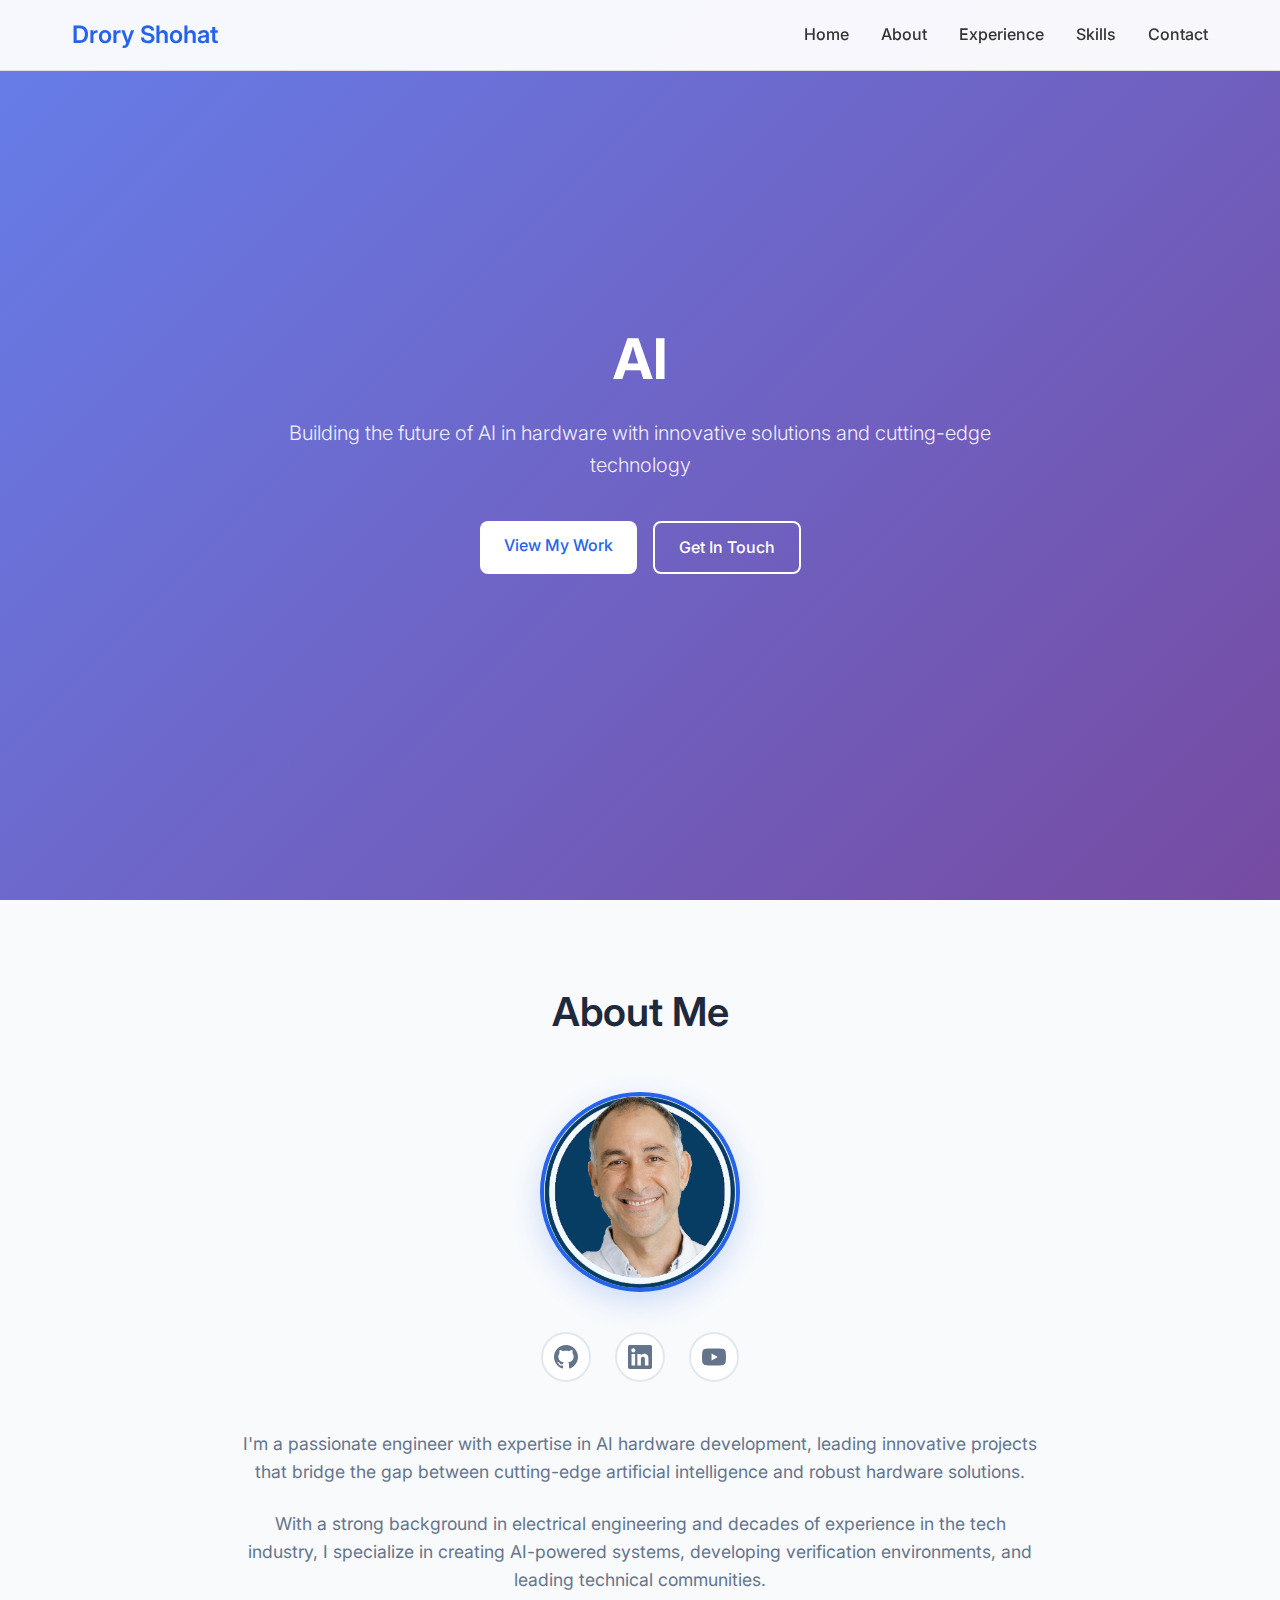
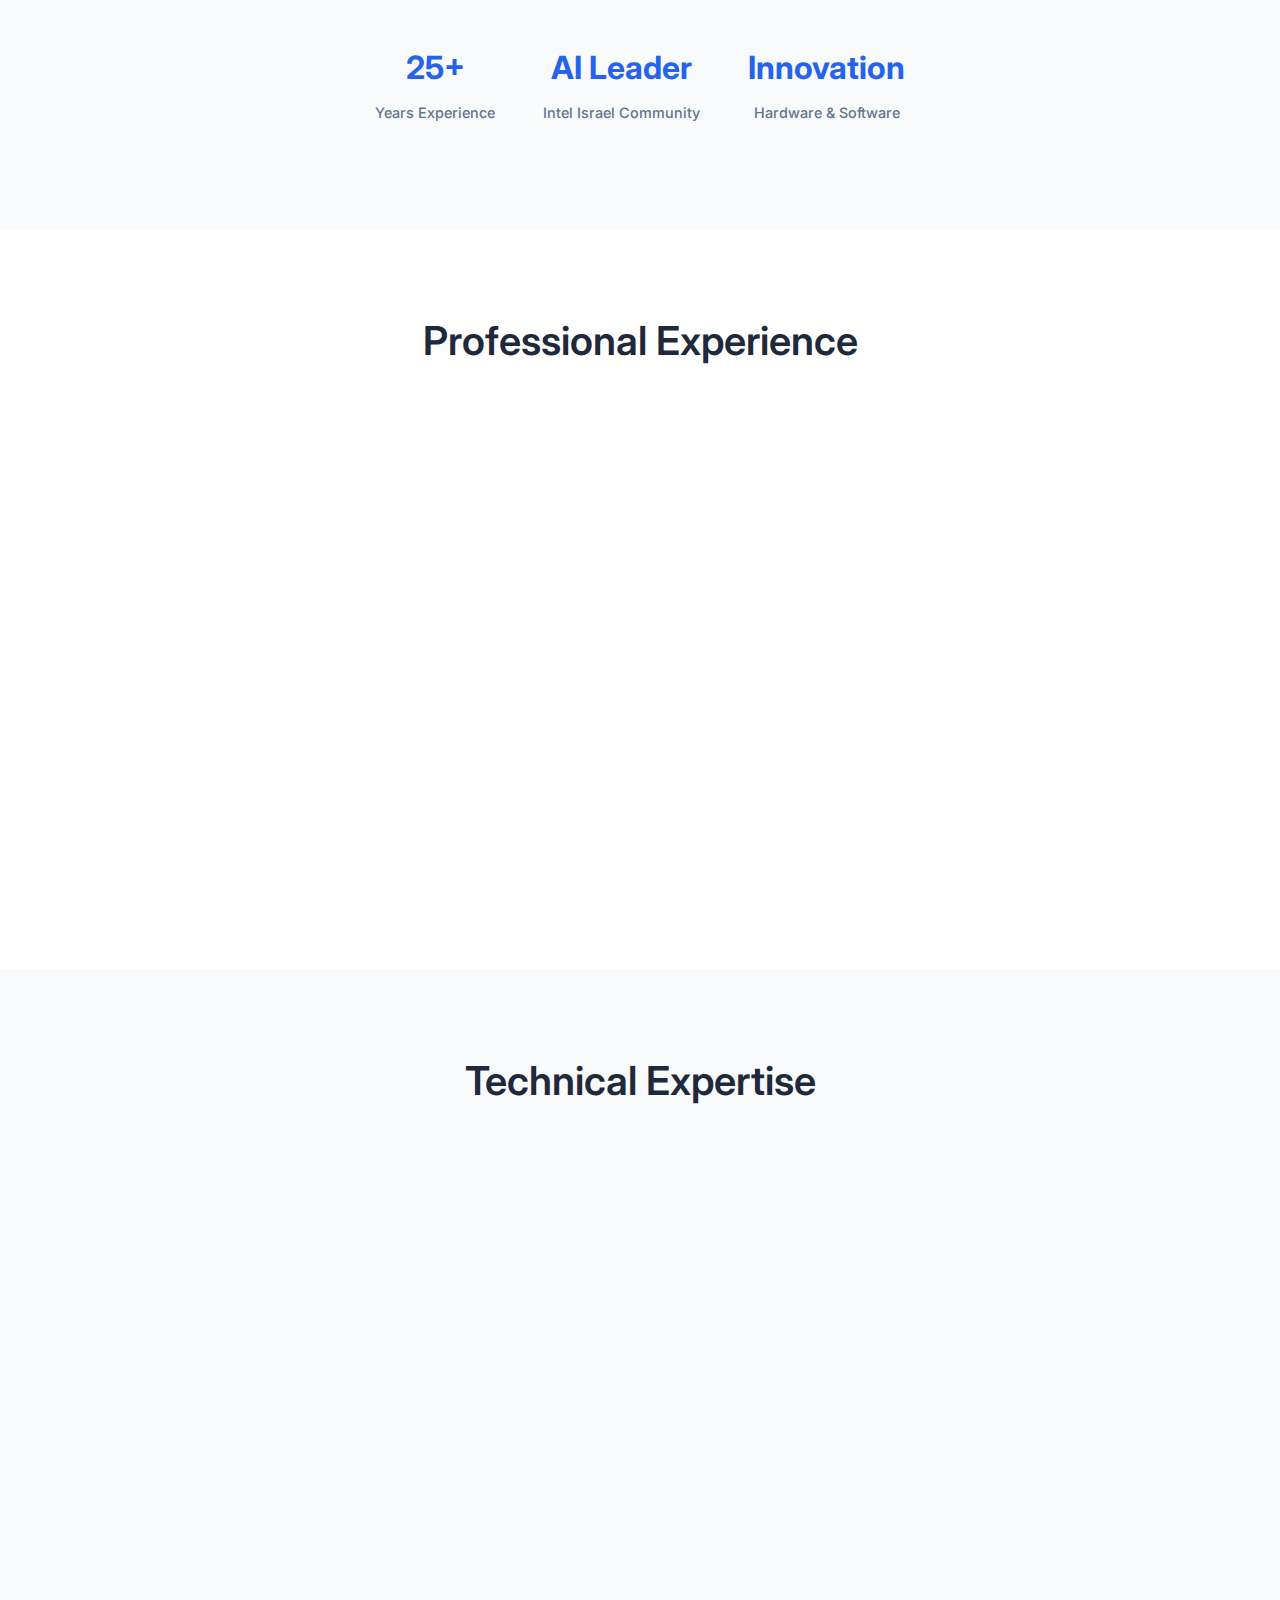
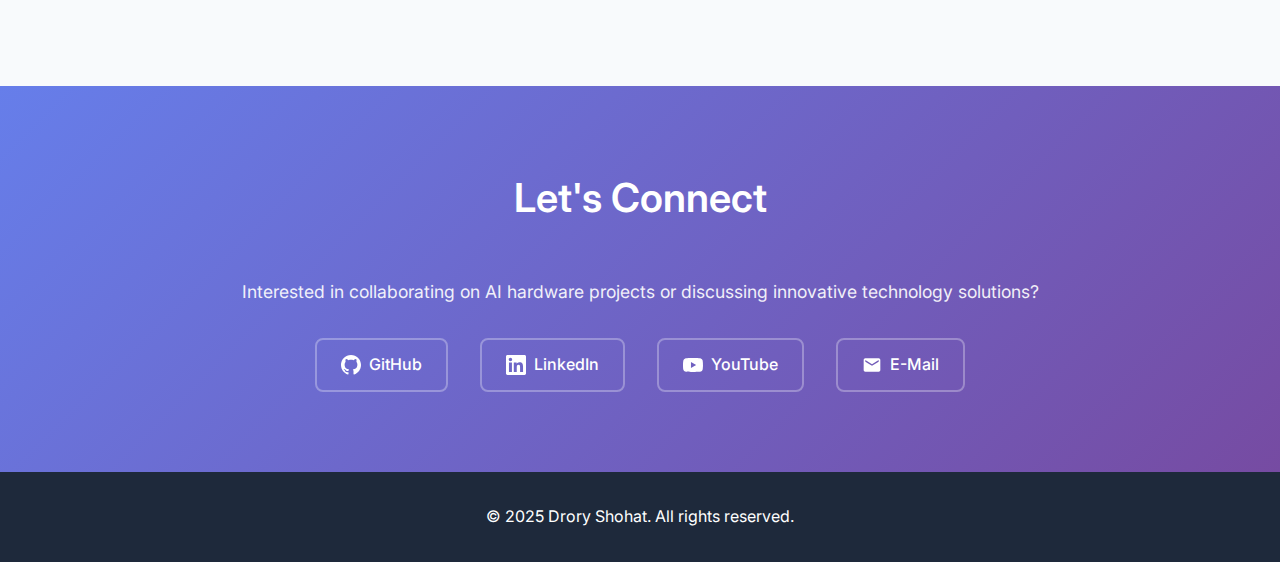
<file: index.html>
<!DOCTYPE html>
<html lang="en">
<head>
    <meta charset="UTF-8">
    <meta name="viewport" content="width=device-width, initial-scale=1.0">
    <title>Drory Shohat - AI & Hardware Engineer</title>
    <link rel="icon" type="image/svg+xml" href="favicon.svg">
    <link href="https://fonts.googleapis.com/css2?family=Inter:wght@300;400;500;600;700&display=swap" rel="stylesheet">
    <link rel="stylesheet" href="styles.css">
</head>
<body>
    <header class="header">
        <nav class="nav">
            <div class="nav-brand">
                <h1>Drory Shohat</h1>
            </div>
            <ul class="nav-links">
                <li><a href="#home">Home</a></li>
                <li><a href="#about">About</a></li>
                <li><a href="#experience">Experience</a></li>
                <li><a href="#skills">Skills</a></li>
                <li><a href="#contact">Contact</a></li>
            </ul>
        </nav>
    </header>

    <main>
        <!-- Hero Section -->
        <section id="home" class="hero">
            <div class="hero-content">
                <h1 class="hero-title">AI & Hardware Engineer</h1>
                <p class="hero-subtitle">Building the future of AI in hardware with innovative solutions and cutting-edge technology</p>
                <div class="hero-buttons">
                    <a href="#experience" class="btn btn-primary">View My Work</a>
                    <a href="#contact" class="btn btn-secondary">Get In Touch</a>
                </div>
            </div>
        </section>

        <!-- About Section -->
        <section id="about" class="about">
            <div class="container">
                <h2 class="section-title">About Me</h2>
                <div class="about-content">
                    <div class="profile-section">
                        <div class="profile-image">
                            <img src="MeWithBanner.png" alt="Drory Shohat" class="profile-img">
                        </div>
                        <div class="social-links">
                            <a href="http://github.com/dshohat" target="_blank" class="social-link" aria-label="GitHub">
                                <svg class="social-icon" viewBox="0 0 24 24" fill="currentColor">
                                    <path d="M12 0c-6.626 0-12 5.373-12 12 0 5.302 3.438 9.8 8.207 11.387.599.111.793-.261.793-.577v-2.234c-3.338.726-4.033-1.416-4.033-1.416-.546-1.387-1.333-1.756-1.333-1.756-1.089-.745.083-.729.083-.729 1.205.084 1.839 1.237 1.839 1.237 1.07 1.834 2.807 1.304 3.492.997.107-.775.418-1.305.762-1.604-2.665-.305-5.467-1.334-5.467-5.931 0-1.311.469-2.381 1.236-3.221-.124-.303-.535-1.524.117-3.176 0 0 1.008-.322 3.301 1.23.957-.266 1.983-.399 3.003-.404 1.02.005 2.047.138 3.006.404 2.291-1.552 3.297-1.23 3.297-1.23.653 1.653.242 2.874.118 3.176.77.84 1.235 1.911 1.235 3.221 0 4.609-2.807 5.624-5.479 5.921.43.372.823 1.102.823 2.222v3.293c0 .319.192.694.801.576 4.765-1.589 8.199-6.086 8.199-11.386 0-6.627-5.373-12-12-12z"/>
                                </svg>
                            </a>
                            <a href="http://linkedin.com/in/drorys" target="_blank" class="social-link" aria-label="LinkedIn">
                                <svg class="social-icon" viewBox="0 0 24 24" fill="currentColor">
                                    <path d="M20.447 20.452h-3.554v-5.569c0-1.328-.027-3.037-1.852-3.037-1.853 0-2.136 1.445-2.136 2.939v5.667H9.351V9h3.414v1.561h.046c.477-.9 1.637-1.85 3.37-1.85 3.601 0 4.267 2.37 4.267 5.455v6.286zM5.337 7.433c-1.144 0-2.063-.926-2.063-2.065 0-1.138.92-2.063 2.063-2.063 1.14 0 2.064.925 2.064 2.063 0 1.139-.925 2.065-2.064 2.065zm1.782 13.019H3.555V9h3.564v11.452zM22.225 0H1.771C.792 0 0 .774 0 1.729v20.542C0 23.227.792 24 1.771 24h20.451C23.2 24 24 23.227 24 22.271V1.729C24 .774 23.2 0 22.222 0h.003z"/>
                                </svg>
                            </a>
                            <a href="https://youtube.com/@drory72" target="_blank" class="social-link" aria-label="YouTube">
                                <svg class="social-icon" viewBox="0 0 24 24" fill="currentColor">
                                    <path d="M23.498 6.186a3.016 3.016 0 0 0-2.122-2.136C19.505 3.545 12 3.545 12 3.545s-7.505 0-9.377.505A3.017 3.017 0 0 0 .502 6.186C0 8.07 0 12 0 12s0 3.93.502 5.814a3.016 3.016 0 0 0 2.122 2.136c1.871.505 9.376.505 9.376.505s7.505 0 9.377-.505a3.015 3.015 0 0 0 2.122-2.136C24 15.93 24 12 24 12s0-3.93-.502-5.814zM9.545 15.568V8.432L15.818 12l-6.273 3.568z"/>
                                </svg>
                            </a>
                        </div>
                    </div>
                    <div class="about-text">
                        <p>I'm a passionate engineer with expertise in AI hardware development, leading innovative projects that bridge the gap between cutting-edge artificial intelligence and robust hardware solutions.</p>
                        <p>With a strong background in electrical engineering and decades of experience in the tech industry, I specialize in creating AI-powered systems, developing verification environments, and leading technical communities.</p>
                        <div class="about-highlights">
                            <div class="highlight">
                                <h3>25+</h3>
                                <p>Years Experience</p>
                            </div>
                            <div class="highlight">
                                <h3>AI Leader</h3>
                                <p>Intel Israel Community</p>
                            </div>
                            <div class="highlight">
                                <h3>Innovation</h3>
                                <p>Hardware & Software</p>
                            </div>
                        </div>
                    </div>
                </div>
            </div>
        </section>

        <!-- Experience Section -->
        <section id="experience" class="experience">
            <div class="container">
                <h2 class="section-title">Professional Experience</h2>
                <div class="experience-grid">
                    <div class="experience-card">
                        <div class="experience-header">
                            <h3>AI Hardware Development</h3>
                            <span class="experience-company">Intel Corporation</span>
                            <span class="experience-period">2025 - Present</span>
                        </div>
                        <p>Leading AI hardware development projects, building Verilog code generation systems and simulation environments for next-generation AI chips.</p>
                        <ul class="experience-highlights">
                            <li>Verilog environment development</li>
                            <li>Simulation system architecture</li>
                            <li>AI hardware optimization</li>
                        </ul>
                    </div>

                    <div class="experience-card">
                        <div class="experience-header">
                            <h3>AI Community Leader & System Architect</h3>
                            <span class="experience-company">Intel Corporation</span>
                            <span class="experience-period">2005 - 2024</span>
                        </div>
                        <p>Led AI community initiatives, built generative AI platforms, and developed AI-powered debugging systems for complex hardware verification.</p>
                        <ul class="experience-highlights">
                            <li>AI community leadership across Intel Israel</li>
                            <li>Generative AI platform development</li>
                            <li>Machine learning systems for bug detection</li>
                            <li>Autonomous testing with robotics</li>
                        </ul>
                    </div>

                    <div class="experience-card">
                        <div class="experience-header">
                            <h3>Cybersecurity Solutions</h3>
                            <span class="experience-company">EncryptYou</span>
                            <span class="experience-period">2022 - Present</span>
                        </div>
                        <p>Developing cybersecurity products for defense companies, focusing on hardware-based security solutions and certificate systems.</p>
                        <ul class="experience-highlights">
                            <li>RPI-based security systems</li>
                            <li>Certificate management systems</li>
                            <li>OpenSSL authentication</li>
                        </ul>
                    </div>
                </div>
            </div>
        </section>

        <!-- Skills Section -->
        <section id="skills" class="skills">
            <div class="container">
                <h2 class="section-title">Technical Expertise</h2>
                <div class="skills-grid">
                    <div class="skill-category">
                        <h3>AI & Machine Learning</h3>
                        <div class="skill-tags">
                            <span class="skill-tag">GPT Models</span>
                            <span class="skill-tag">LLaMA</span>
                            <span class="skill-tag">Generative AI</span>
                            <span class="skill-tag">AI Hardware</span>
                        </div>
                    </div>

                    <div class="skill-category">
                        <h3>Hardware Design</h3>
                        <div class="skill-tags">
                            <span class="skill-tag">Verilog</span>
                            <span class="skill-tag">VHDL</span>
                            <span class="skill-tag">FPGA</span>
                            <span class="skill-tag">System on Chip</span>
                        </div>
                    </div>

                    <div class="skill-category">
                        <h3>Software Development</h3>
                        <div class="skill-tags">
                            <span class="skill-tag">C/C++</span>
                            <span class="skill-tag">Python</span>
                            <span class="skill-tag">C#</span>
                            <span class="skill-tag">PowerShell</span>
                        </div>
                    </div>

                    <div class="skill-category">
                        <h3>Cloud & DevOps</h3>
                        <div class="skill-tags">
                            <span class="skill-tag">Azure</span>
                            <span class="skill-tag">Automation</span>
                            <span class="skill-tag">CI/CD</span>
                            <span class="skill-tag">System Integration</span>
                        </div>
                    </div>
                </div>
            </div>
        </section>

        <!-- Contact Section -->
        <section id="contact" class="contact">
            <div class="container">
                <h2 class="section-title">Let's Connect</h2>
                <div class="contact-content">
                    <p>Interested in collaborating on AI hardware projects or discussing innovative technology solutions?</p>
                    <div class="contact-info">
                        <a href="http://github.com/dshohat" target="_blank" class="contact-link">
                            <svg class="contact-icon" viewBox="0 0 24 24" fill="currentColor">
                                <path d="M12 0c-6.626 0-12 5.373-12 12 0 5.302 3.438 9.8 8.207 11.387.599.111.793-.261.793-.577v-2.234c-3.338.726-4.033-1.416-4.033-1.416-.546-1.387-1.333-1.756-1.333-1.756-1.089-.745.083-.729.083-.729 1.205.084 1.839 1.237 1.839 1.237 1.07 1.834 2.807 1.304 3.492.997.107-.775.418-1.305.762-1.604-2.665-.305-5.467-1.334-5.467-5.931 0-1.311.469-2.381 1.236-3.221-.124-.303-.535-1.524.117-3.176 0 0 1.008-.322 3.301 1.23.957-.266 1.983-.399 3.003-.404 1.02.005 2.047.138 3.006.404 2.291-1.552 3.297-1.23 3.297-1.23.653 1.653.242 2.874.118 3.176.77.84 1.235 1.911 1.235 3.221 0 4.609-2.807 5.624-5.479 5.921.43.372.823 1.102.823 2.222v3.293c0 .319.192.694.801.576 4.765-1.589 8.199-6.086 8.199-11.386 0-6.627-5.373-12-12-12z"/>
                            </svg>
                            GitHub
                        </a>
                        <a href="http://linkedin.com/in/drorys" target="_blank" class="contact-link">
                            <svg class="contact-icon" viewBox="0 0 24 24" fill="currentColor">
                                <path d="M20.447 20.452h-3.554v-5.569c0-1.328-.027-3.037-1.852-3.037-1.853 0-2.136 1.445-2.136 2.939v5.667H9.351V9h3.414v1.561h.046c.477-.9 1.637-1.85 3.37-1.85 3.601 0 4.267 2.37 4.267 5.455v6.286zM5.337 7.433c-1.144 0-2.063-.926-2.063-2.065 0-1.138.92-2.063 2.063-2.063 1.14 0 2.064.925 2.064 2.063 0 1.139-.925 2.065-2.064 2.065zm1.782 13.019H3.555V9h3.564v11.452zM22.225 0H1.771C.792 0 0 .774 0 1.729v20.542C0 23.227.792 24 1.771 24h20.451C23.2 24 24 23.227 24 22.271V1.729C24 .774 23.2 0 22.222 0h.003z"/>
                            </svg>
                            LinkedIn
                        </a>
                        <a href="https://youtube.com/@drory72" target="_blank" class="contact-link">
                            <svg class="contact-icon" viewBox="0 0 24 24" fill="currentColor">
                                <path d="M23.498 6.186a3.016 3.016 0 0 0-2.122-2.136C19.505 3.545 12 3.545 12 3.545s-7.505 0-9.377.505A3.017 3.017 0 0 0 .502 6.186C0 8.07 0 12 0 12s0 3.93.502 5.814a3.016 3.016 0 0 0 2.122 2.136c1.871.505 9.376.505 9.376.505s7.505 0 9.377-.505a3.015 3.015 0 0 0 2.122-2.136C24 15.93 24 12 24 12s0-3.93-.502-5.814zM9.545 15.568V8.432L15.818 12l-6.273 3.568z"/>
                            </svg>
                            YouTube
                        </a>
                        <a href="mailto:drory.s@gmail.com" class="contact-link">
                            <svg class="contact-icon" viewBox="0 0 24 24" fill="currentColor">
                                <path d="M20 4H4c-1.1 0-1.99.9-1.99 2L2 18c0 1.1.9 2 2 2h16c1.1 0 2-.9 2-2V6c0-1.1-.9-2-2-2zm0 4l-8 5-8-5V6l8 5 8-5v2z"/>
                            </svg>
                            E-Mail
                        </a>
                    </div>
                </div>
            </div>
        </section>
    </main>

    <footer class="footer">
        <div class="container">
            <p>&copy; 2025 Drory Shohat. All rights reserved.</p>
        </div>
    </footer>

    <script src="script.js"></script>
</body>
</html>
</file>
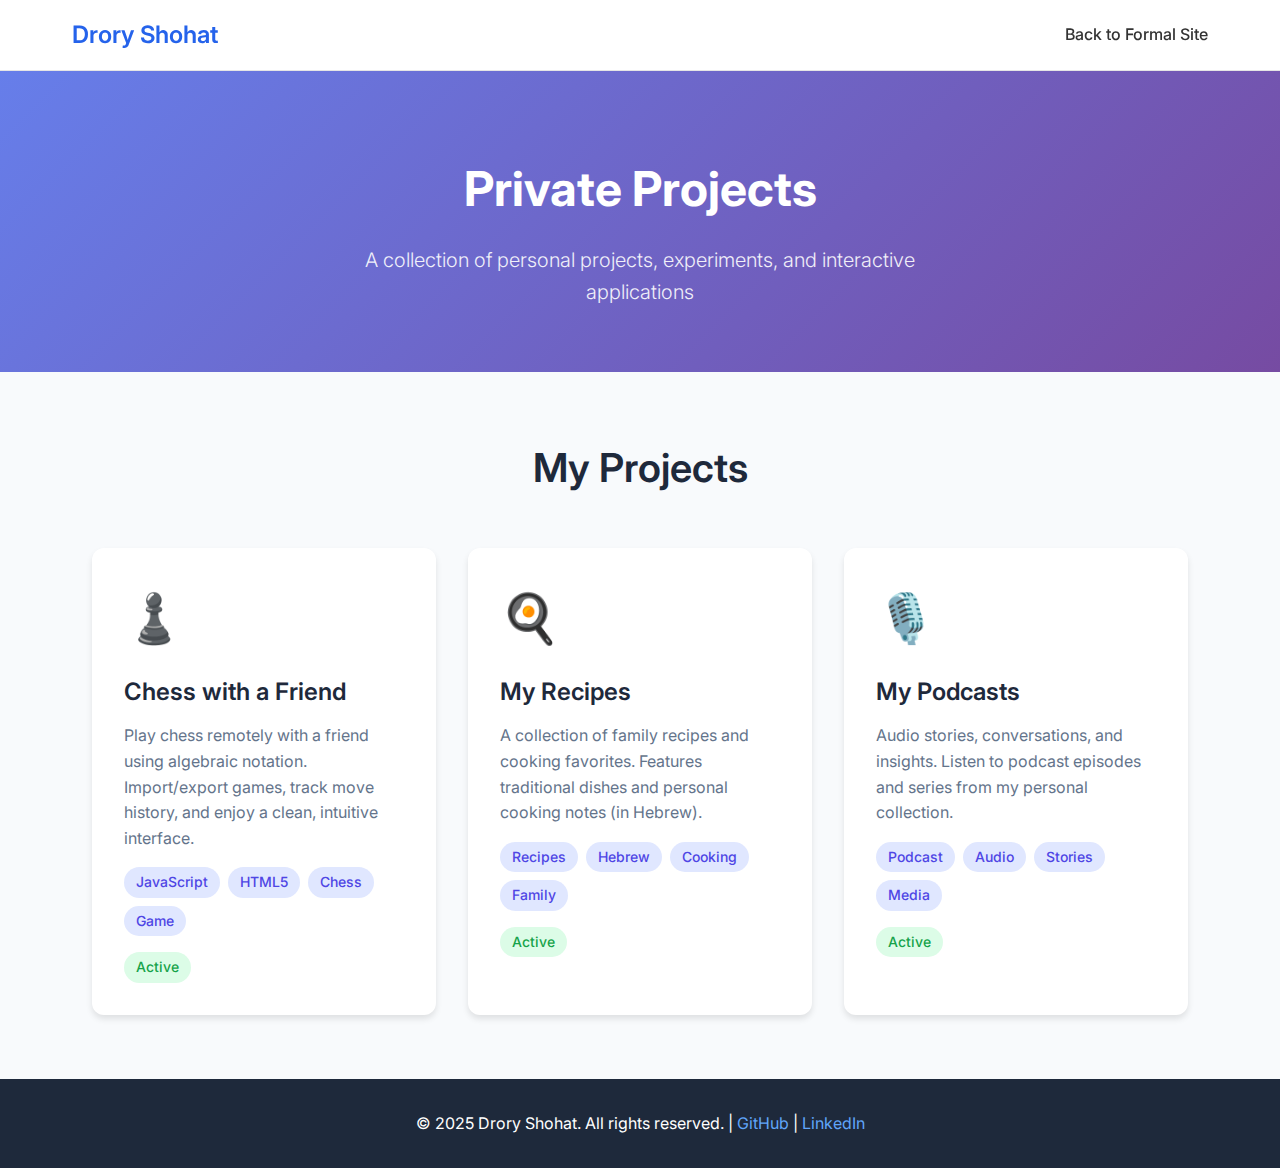
<file: Private/index.html>
<!DOCTYPE html>
<html lang="en">
<head>
    <meta charset="UTF-8">
    <meta name="viewport" content="width=device-width, initial-scale=1.0">
    <title>Drory Shohat - Private Projects</title>
    <link rel="icon" type="image/svg+xml" href="favicon.svg">
    <link href="https://fonts.googleapis.com/css2?family=Inter:wght@300;400;500;600;700&display=swap" rel="stylesheet">
    <style>
        /* CSS Reset and Base Styles */
        * {
            margin: 0;
            padding: 0;
            box-sizing: border-box;
        }

        html {
            scroll-behavior: smooth;
        }

        body {
            font-family: 'Inter', sans-serif;
            line-height: 1.6;
            color: #333;
            background-color: #fff;
            min-height: 100vh;
            display: flex;
            flex-direction: column;
        }

        .container {
            max-width: 1200px;
            margin: 0 auto;
            padding: 0 20px;
        }

        /* Header Styles */
        .header {
            background: rgba(255, 255, 255, 0.95);
            backdrop-filter: blur(10px);
            border-bottom: 1px solid rgba(0, 0, 0, 0.1);
            position: sticky;
            top: 0;
            z-index: 1000;
        }

        .nav {
            display: flex;
            justify-content: space-between;
            align-items: center;
            padding: 1rem 2rem;
            max-width: 1200px;
            margin: 0 auto;
        }

        .nav-brand h1 {
            font-size: 1.5rem;
            font-weight: 600;
            color: #2563eb;
        }

        .nav-links {
            display: flex;
            list-style: none;
            gap: 2rem;
            align-items: center;
        }

        .nav-links a {
            text-decoration: none;
            color: #333;
            font-weight: 500;
            transition: color 0.3s ease;
        }

        .nav-links a:hover {
            color: #2563eb;
        }

        /* Hero Section */
        .hero {
            background: linear-gradient(135deg, #667eea 0%, #764ba2 100%);
            color: white;
            text-align: center;
            padding: 5rem 2rem 4rem;
        }

        .hero-title {
            font-size: 3rem;
            font-weight: 700;
            margin-bottom: 1rem;
        }

        .hero-subtitle {
            font-size: 1.25rem;
            opacity: 0.9;
            font-weight: 300;
            max-width: 600px;
            margin: 0 auto;
        }

        /* Projects Section */
        .projects-section {
            flex: 1;
            padding: 4rem 0;
            background: #f8fafc;
        }

        .section-title {
            font-size: 2.5rem;
            font-weight: 600;
            text-align: center;
            margin-bottom: 3rem;
            color: #1e293b;
        }

        .projects-grid {
            display: grid;
            grid-template-columns: repeat(auto-fill, minmax(300px, 1fr));
            gap: 2rem;
            max-width: 1200px;
            margin: 0 auto;
            padding: 0 2rem;
        }

        .project-card {
            background: white;
            border-radius: 12px;
            padding: 2rem;
            box-shadow: 0 4px 6px rgba(0, 0, 0, 0.1);
            transition: all 0.3s ease;
            text-decoration: none;
            color: inherit;
            display: block;
            position: relative;
            overflow: hidden;
        }

        .project-card::before {
            content: '';
            position: absolute;
            top: 0;
            left: 0;
            right: 0;
            height: 4px;
            background: linear-gradient(90deg, #667eea 0%, #764ba2 100%);
            transform: scaleX(0);
            transition: transform 0.3s ease;
        }

        .project-card:hover {
            transform: translateY(-5px);
            box-shadow: 0 10px 20px rgba(0, 0, 0, 0.15);
        }

        .project-card:hover::before {
            transform: scaleX(1);
        }

        .project-icon {
            font-size: 3rem;
            margin-bottom: 1rem;
            display: block;
        }

        .project-title {
            font-size: 1.5rem;
            font-weight: 600;
            margin-bottom: 0.75rem;
            color: #1e293b;
        }

        .project-description {
            color: #64748b;
            margin-bottom: 1rem;
            line-height: 1.6;
        }

        .project-tags {
            display: flex;
            flex-wrap: wrap;
            gap: 0.5rem;
            margin-top: 1rem;
        }

        .project-tag {
            background: #e0e7ff;
            color: #4f46e5;
            padding: 0.25rem 0.75rem;
            border-radius: 20px;
            font-size: 0.875rem;
            font-weight: 500;
        }

        .project-status {
            display: inline-block;
            padding: 0.25rem 0.75rem;
            border-radius: 20px;
            font-size: 0.875rem;
            font-weight: 500;
            margin-top: 1rem;
        }

        .status-active {
            background: #dcfce7;
            color: #16a34a;
        }

        .status-coming-soon {
            background: #fef3c7;
            color: #d97706;
        }

        /* Footer */
        .footer {
            background: #1e293b;
            color: white;
            text-align: center;
            padding: 2rem;
            margin-top: auto;
        }

        .footer a {
            color: #60a5fa;
            text-decoration: none;
        }

        .footer a:hover {
            text-decoration: underline;
        }

        /* Responsive Design */
        @media (max-width: 768px) {
            .nav {
                padding: 1rem;
            }
            
            .nav-brand h1 {
                font-size: 1.25rem;
            }
            
            .hero {
                padding: 4rem 1.5rem 3rem;
            }
            
            .hero-title {
                font-size: 2rem;
            }
            
            .hero-subtitle {
                font-size: 1rem;
                padding: 0 1rem;
            }
            
            section {
                padding: 3rem 0;
            }

            .section-title {
                font-size: 2rem;
                margin-bottom: 2rem;
            }

            .projects-grid {
                grid-template-columns: 1fr;
                padding: 0 1rem;
                gap: 1.5rem;
            }
            
            .project-card {
                padding: 1.5rem;
            }

            .nav-links {
                gap: 1rem;
                font-size: 0.9rem;
            }
        }

        @media (max-width: 480px) {
            .nav {
                padding: 0.75rem;
            }
            
            .hero {
                padding: 3rem 1rem 2.5rem;
            }
            
            .hero-title {
                font-size: 1.75rem;
            }
            
            .hero-subtitle {
                font-size: 0.9rem;
            }
            
            .section-title {
                font-size: 1.75rem;
            }
            
            .project-icon {
                font-size: 2.5rem;
            }
            
            .project-title {
                font-size: 1.25rem;
            }
            
            .project-description {
                font-size: 0.9rem;
            }
            
            .project-card {
                padding: 1.25rem;
            }
            
            .project-tag {
                font-size: 0.8rem;
                padding: 0.2rem 0.6rem;
            }
        }

        @media (max-width: 360px) {
            .hero-title {
                font-size: 1.5rem;
            }
            
            .section-title {
                font-size: 1.5rem;
            }
            
            .nav-brand h1 {
                font-size: 1.1rem;
            }
            
            .project-icon {
                font-size: 2rem;
            }
        }
    </style>
</head>
<body>
    <header class="header">
        <nav class="nav">
            <div class="nav-brand">
                <a href="../index.html" style="text-decoration: none; color: inherit;">
                    <h1>Drory Shohat</h1>
                </a>
            </div>
            <ul class="nav-links">
                <li><a href="../index.html">Back to Formal Site</a></li>
            </ul>
        </nav>
    </header>

    <main>
        <!-- Hero Section -->
        <section class="hero">
            <div class="hero-content">
                <h1 class="hero-title">Private Projects</h1>
                <p class="hero-subtitle">A collection of personal projects, experiments, and interactive applications</p>
            </div>
        </section>

        <!-- Projects Section -->
        <section class="projects-section">
            <div class="container">
                <h2 class="section-title">My Projects</h2>
                <div class="projects-grid">
                    <!-- Chess Game Project -->
                    <a href="Chess/chess.html" class="project-card">
                        <span class="project-icon">♟️</span>
                        <h3 class="project-title">Chess with a Friend</h3>
                        <p class="project-description">
                            Play chess remotely with a friend using algebraic notation. Import/export games, track move history, and enjoy a clean, intuitive interface.
                        </p>
                        <div class="project-tags">
                            <span class="project-tag">JavaScript</span>
                            <span class="project-tag">HTML5</span>
                            <span class="project-tag">Chess</span>
                            <span class="project-tag">Game</span>
                        </div>
                        <span class="project-status status-active">Active</span>
                    </a>

                    <!-- Recipes Project -->
                    <a href="Recepies/recipes.html" class="project-card">
                        <span class="project-icon">🍳</span>
                        <h3 class="project-title">My Recipes</h3>
                        <p class="project-description">
                            A collection of family recipes and cooking favorites. Features traditional dishes and personal cooking notes (in Hebrew).
                        </p>
                        <div class="project-tags">
                            <span class="project-tag">Recipes</span>
                            <span class="project-tag">Hebrew</span>
                            <span class="project-tag">Cooking</span>
                            <span class="project-tag">Family</span>
                        </div>
                        <span class="project-status status-active">Active</span>
                    </a>

                    <!-- Podcasts Project -->
                    <a href="Podcasts/podcasts.html" class="project-card">
                        <span class="project-icon">🎙️</span>
                        <h3 class="project-title">My Podcasts</h3>
                        <p class="project-description">
                            Audio stories, conversations, and insights. Listen to podcast episodes and series from my personal collection.
                        </p>
                        <div class="project-tags">
                            <span class="project-tag">Podcast</span>
                            <span class="project-tag">Audio</span>
                            <span class="project-tag">Stories</span>
                            <span class="project-tag">Media</span>
                        </div>
                        <span class="project-status status-active">Active</span>
                    </a>
                </div>
            </div>
        </section>
    </main>

    <footer class="footer">
        <div class="container">
            <p>&copy; 2025 Drory Shohat. All rights reserved. | <a href="https://github.com/dshohat" target="_blank">GitHub</a> | <a href="https://linkedin.com/in/drorys" target="_blank">LinkedIn</a></p>
        </div>
    </footer>

    <script>
        // Smooth scrolling for anchor links
        document.querySelectorAll('a[href^="#"]').forEach(anchor => {
            anchor.addEventListener('click', function (e) {
                e.preventDefault();
                const target = document.querySelector(this.getAttribute('href'));
                if (target) {
                    target.scrollIntoView({
                        behavior: 'smooth'
                    });
                }
            });
        });

        // Add hover effect sound or other interactivity if needed
        document.querySelectorAll('.project-card').forEach(card => {
            if (!card.style.pointerEvents || card.style.pointerEvents !== 'none') {
                card.addEventListener('mouseenter', function() {
                    this.style.cursor = 'pointer';
                });
            }
        });
    </script>
</body>
</html>
</file>
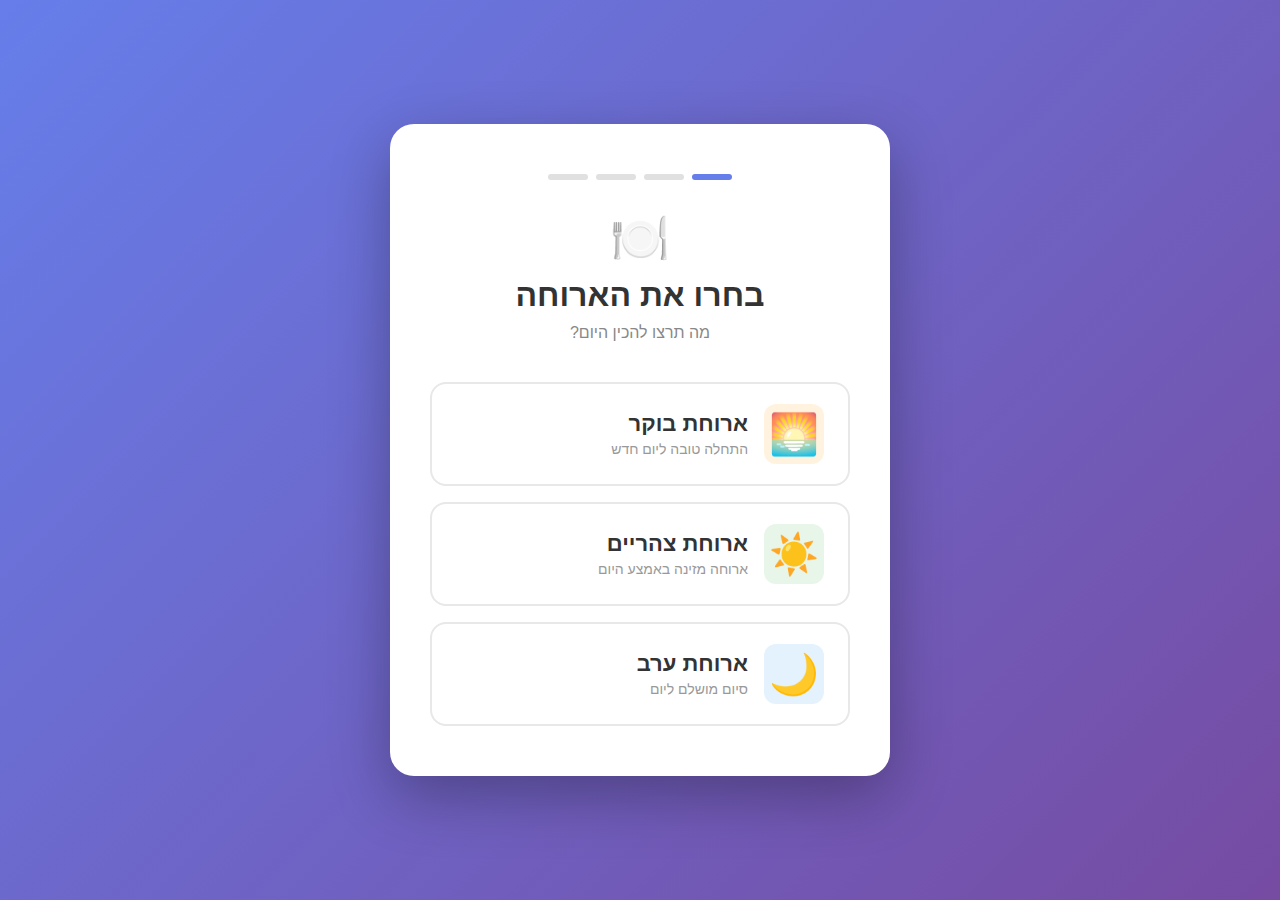
<file: misc/mechina/index.html>
<!DOCTYPE html>
<html lang="he" dir="rtl">
<head>
    <meta charset="UTF-8">
    <meta name="viewport" content="width=device-width, initial-scale=1.0">
    <title>תכנון ארוחות</title>
    <style>
        * {
            margin: 0;
            padding: 0;
            box-sizing: border-box;
        }

        body {
            font-family: 'Segoe UI', Tahoma, Arial, sans-serif;
            background: linear-gradient(135deg, #667eea 0%, #764ba2 100%);
            min-height: 100vh;
            display: flex;
            align-items: center;
            justify-content: center;
            direction: rtl;
        }

        .container {
            background: white;
            border-radius: 24px;
            padding: 50px 40px;
            box-shadow: 0 20px 60px rgba(0, 0, 0, 0.3);
            max-width: 500px;
            width: 90%;
            text-align: center;
        }

        .logo {
            font-size: 48px;
            margin-bottom: 10px;
        }

        h1 {
            font-size: 32px;
            color: #333;
            margin-bottom: 10px;
        }

        .subtitle {
            color: #888;
            font-size: 16px;
            margin-bottom: 40px;
        }

        .meal-options {
            display: flex;
            flex-direction: column;
            gap: 16px;
        }

        .meal-btn {
            display: flex;
            align-items: center;
            gap: 16px;
            padding: 20px 24px;
            border: 2px solid #e8e8e8;
            border-radius: 16px;
            background: white;
            cursor: pointer;
            transition: all 0.3s ease;
            text-decoration: none;
            color: #333;
        }

        .meal-btn:hover {
            border-color: #667eea;
            background: #f8f7ff;
            transform: translateY(-2px);
            box-shadow: 0 8px 25px rgba(102, 126, 234, 0.2);
        }

        .meal-btn:active {
            transform: translateY(0);
        }

        .meal-icon {
            font-size: 40px;
            width: 60px;
            height: 60px;
            display: flex;
            align-items: center;
            justify-content: center;
            border-radius: 12px;
            flex-shrink: 0;
        }

        .meal-icon.breakfast {
            background: #fff3e0;
        }

        .meal-icon.lunch {
            background: #e8f5e9;
        }

        .meal-icon.dinner {
            background: #e3f2fd;
        }

        .meal-text {
            text-align: right;
        }

        .meal-text h2 {
            font-size: 22px;
            font-weight: 600;
            margin-bottom: 4px;
        }

        .meal-text p {
            font-size: 14px;
            color: #999;
        }

        .step-indicator {
            display: flex;
            justify-content: center;
            gap: 8px;
            margin-bottom: 30px;
        }

        .step {
            width: 40px;
            height: 6px;
            border-radius: 3px;
            background: #e0e0e0;
        }

        .step.active {
            background: #667eea;
        }
    </style>
</head>
<body>
    <div class="container">
        <div class="step-indicator">
            <div class="step active"></div>
            <div class="step"></div>
            <div class="step"></div>
            <div class="step"></div>
        </div>

        <div class="logo">🍽️</div>
        <h1>בחרו את הארוחה</h1>
        <p class="subtitle">מה תרצו להכין היום?</p>

        <div class="meal-options">
            <a href="details.html" class="meal-btn" onclick="chooseMeal('ארוחת בוקר')">
                <div class="meal-icon breakfast">🌅</div>
                <div class="meal-text">
                    <h2>ארוחת בוקר</h2>
                    <p>התחלה טובה ליום חדש</p>
                </div>
            </a>

            <a href="details.html" class="meal-btn" onclick="chooseMeal('ארוחת צהריים')">
                <div class="meal-icon lunch">☀️</div>
                <div class="meal-text">
                    <h2>ארוחת צהריים</h2>
                    <p>ארוחה מזינה באמצע היום</p>
                </div>
            </a>

            <a href="details.html" class="meal-btn" onclick="chooseMeal('ארוחת ערב')">
                <div class="meal-icon dinner">🌙</div>
                <div class="meal-text">
                    <h2>ארוחת ערב</h2>
                    <p>סיום מושלם ליום</p>
                </div>
            </a>
        </div>
    </div>

    <script>
        function chooseMeal(meal) {
            localStorage.setItem('mealType', meal);
        }
    </script>
</body>
</html>
</file>
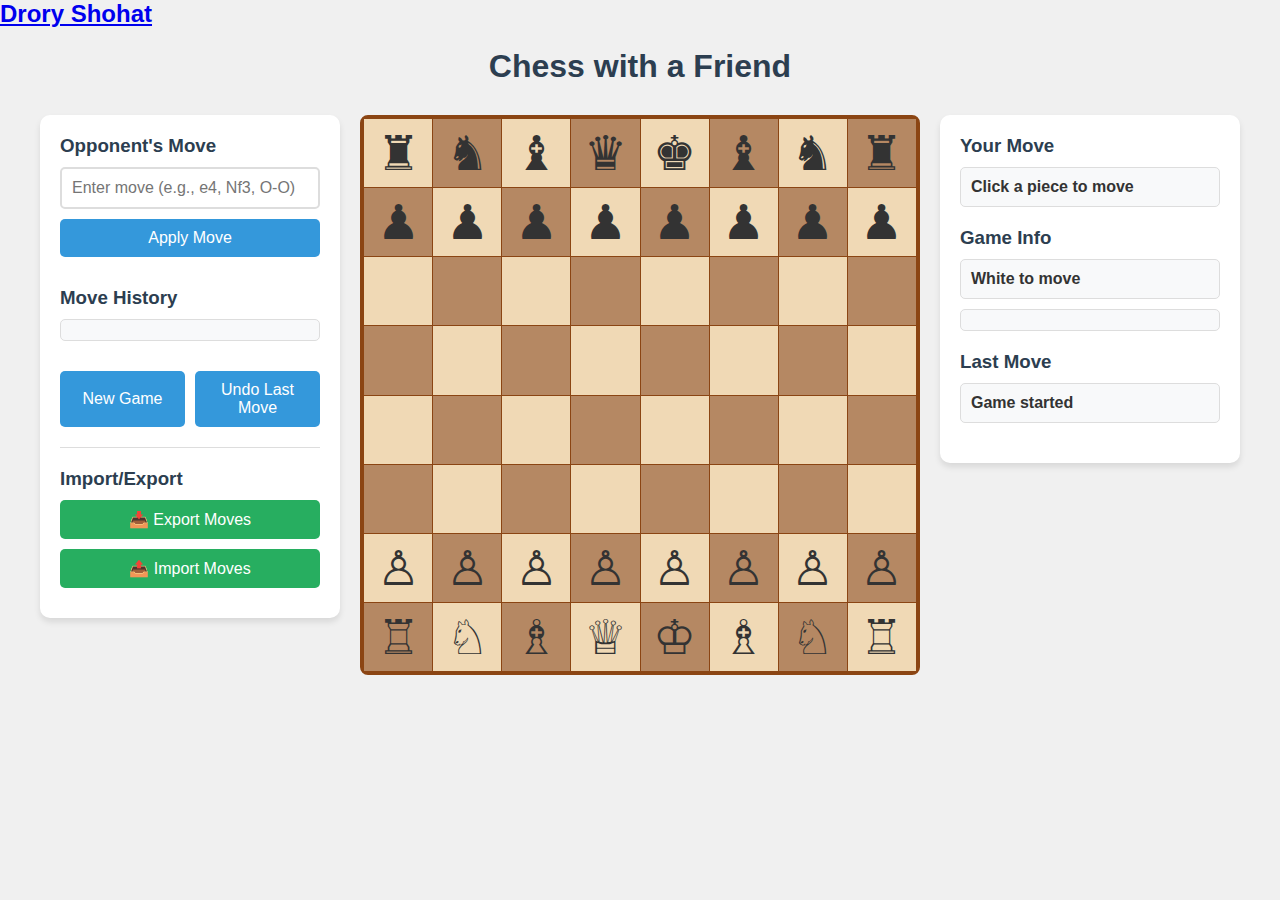
<file: Private/Chess/index.html>
<!DOCTYPE html>
<html lang="en">
<head>
    <meta charset="UTF-8">
    <meta name="viewport" content="width=device-width, initial-scale=1.0">
    <title>Chess with a Friend</title>
    <link rel="icon" type="image/svg+xml" href="favicon.svg">
    <link rel="stylesheet" href="style.css">
</head>
<body>
    <div class="page-header">
        <a href="../index.html" class="brand-link">
            <h2>Drory Shohat</h2>
        </a>
    </div>
    
    <div class="container">
        <h1>Chess with a Friend</h1>
        
        <div class="game-area">
            <div class="left-panel">
                <div class="input-section">
                    <h3>Opponent's Move</h3>
                    <input type="text" id="opponentMove" placeholder="Enter move (e.g., e4, Nf3, O-O)">
                    <button onclick="processOpponentMove()">Apply Move</button>
                </div>
                
                <div class="move-history">
                    <h3>Move History</h3>
                    <div id="moveList"></div>
                </div>
                
                <div class="controls">
                    <button onclick="resetGame()">New Game</button>
                    <button onclick="undoLastMove()">Undo Last Move</button>
                </div>
                
                <div class="import-export">
                    <h3>Import/Export</h3>
                    <button onclick="exportGame()">📥 Export Moves</button>
                    <button onclick="document.getElementById('importFile').click()">📤 Import Moves</button>
                    <input type="file" id="importFile" accept=".txt,.pgn" style="display: none;" onchange="importGame(event)">
                </div>
            </div>
            
            <div class="chess-board" id="chessBoard">
                <!-- Chess board will be generated by JavaScript -->
            </div>
            
            <div class="right-panel">
                <div class="current-move">
                    <h3>Your Move</h3>
                    <div id="currentMove">Click a piece to move</div>
                </div>
                
                <div class="game-info">
                    <h3>Game Info</h3>
                    <div id="currentPlayer">White to move</div>
                    <div id="gameStatus"></div>
                </div>
                
                <div class="last-move-info">
                    <h3>Last Move</h3>
                    <div id="lastMoveInfo">Game started</div>
                </div>
            </div>
        </div>
    </div>
    
    <div id="notificationBanner" class="notification-banner">
        <span id="notificationText"></span>
        <button id="notificationClose" onclick="closeNotification()">×</button>
    </div>
    
    <script src="script.js"></script>
</body>
</html>
</file>
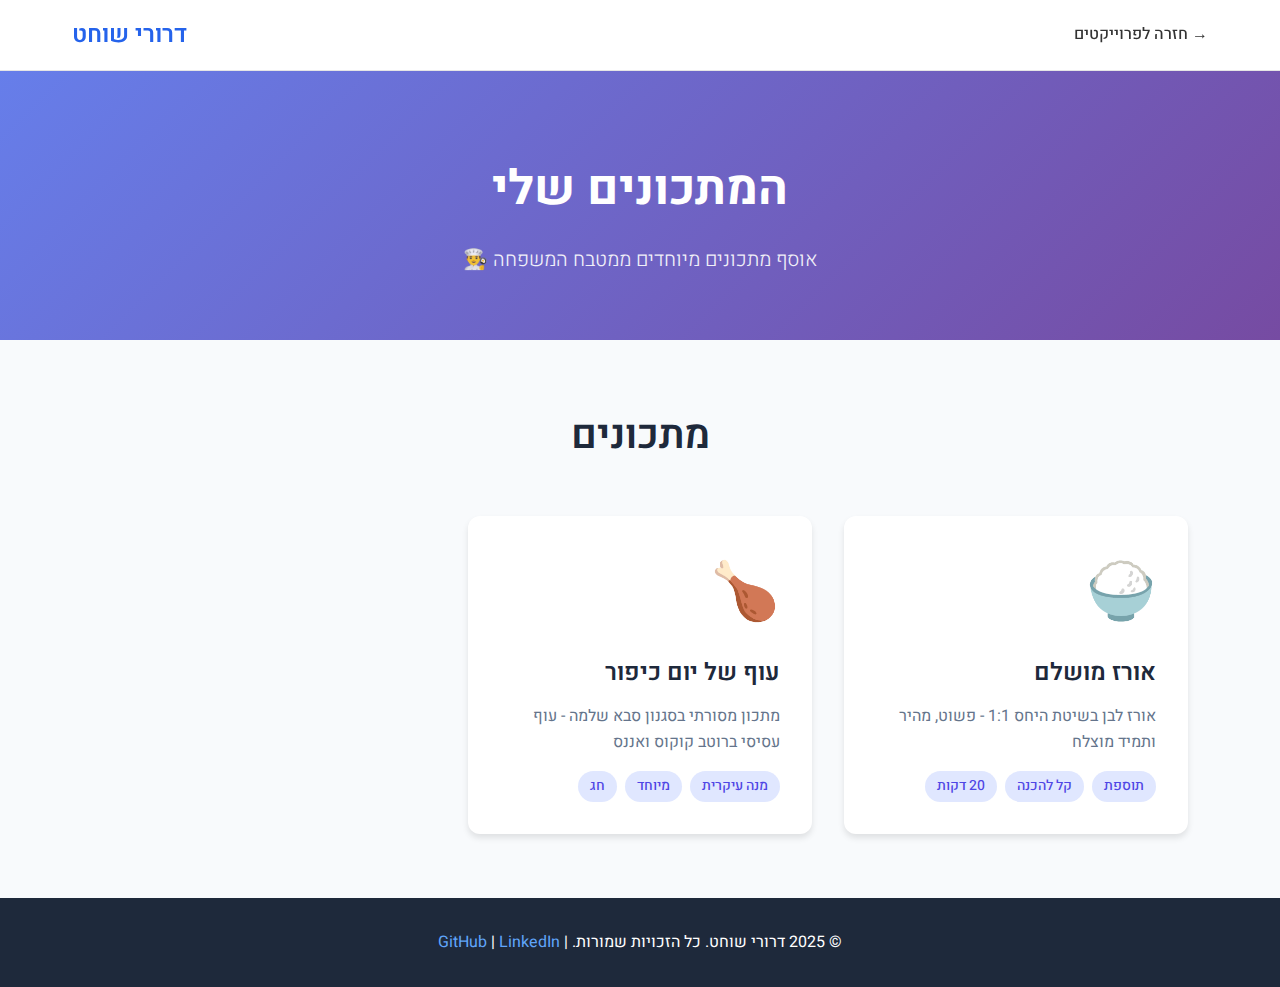
<file: Private/Recepies/index.html>
<!DOCTYPE html>
<html lang="he" dir="rtl">
<head>
    <meta charset="UTF-8">
    <meta name="viewport" content="width=device-width, initial-scale=1.0">
    <title>מתכונים של דרורי שוחט</title>
    <link rel="icon" type="image/svg+xml" href="favicon.svg">
    <link href="https://fonts.googleapis.com/css2?family=Heebo:wght@300;400;500;600;700&display=swap" rel="stylesheet">
    <style>
        /* CSS Reset and Base Styles */
        * {
            margin: 0;
            padding: 0;
            box-sizing: border-box;
        }

        html {
            scroll-behavior: smooth;
        }

        body {
            font-family: 'Heebo', sans-serif;
            line-height: 1.6;
            color: #333;
            background-color: #fff;
            min-height: 100vh;
            display: flex;
            flex-direction: column;
        }

        .container {
            max-width: 1200px;
            margin: 0 auto;
            padding: 0 20px;
        }

        /* Header Styles */
        .header {
            background: rgba(255, 255, 255, 0.95);
            backdrop-filter: blur(10px);
            border-bottom: 1px solid rgba(0, 0, 0, 0.1);
            position: sticky;
            top: 0;
            z-index: 1000;
        }

        .nav {
            display: flex;
            justify-content: space-between;
            align-items: center;
            padding: 1rem 2rem;
            max-width: 1200px;
            margin: 0 auto;
        }

        .nav-brand h1 {
            font-size: 1.5rem;
            font-weight: 600;
            color: #2563eb;
        }

        .nav-links {
            display: flex;
            list-style: none;
            gap: 2rem;
            align-items: center;
        }

        .nav-links a {
            text-decoration: none;
            color: #333;
            font-weight: 500;
            transition: color 0.3s ease;
        }

        .nav-links a:hover {
            color: #2563eb;
        }

        /* Hero Section */
        .hero {
            background: linear-gradient(135deg, #667eea 0%, #764ba2 100%);
            color: white;
            text-align: center;
            padding: 5rem 2rem 4rem;
        }

        .hero-title {
            font-size: 3rem;
            font-weight: 700;
            margin-bottom: 1rem;
        }

        .hero-subtitle {
            font-size: 1.25rem;
            opacity: 0.9;
            font-weight: 300;
            max-width: 600px;
            margin: 0 auto;
        }

        /* Recipes Section */
        .recipes-section {
            flex: 1;
            padding: 4rem 0;
            background: #f8fafc;
        }

        .section-title {
            font-size: 2.5rem;
            font-weight: 600;
            text-align: center;
            margin-bottom: 3rem;
            color: #1e293b;
        }

        .recipes-grid {
            display: grid;
            grid-template-columns: repeat(auto-fill, minmax(320px, 1fr));
            gap: 2rem;
            max-width: 1200px;
            margin: 0 auto;
            padding: 0 2rem;
        }

        .recipe-card {
            background: white;
            border-radius: 12px;
            padding: 2rem;
            box-shadow: 0 4px 6px rgba(0, 0, 0, 0.1);
            transition: all 0.3s ease;
            text-decoration: none;
            color: inherit;
            display: block;
            position: relative;
            overflow: hidden;
            cursor: pointer;
        }

        .recipe-card::before {
            content: '';
            position: absolute;
            top: 0;
            right: 0;
            left: 0;
            height: 4px;
            background: linear-gradient(90deg, #667eea 0%, #764ba2 100%);
            transform: scaleX(0);
            transition: transform 0.3s ease;
        }

        .recipe-card:hover {
            transform: translateY(-5px);
            box-shadow: 0 10px 20px rgba(0, 0, 0, 0.15);
        }

        .recipe-card:hover::before {
            transform: scaleX(1);
        }

        .recipe-icon {
            font-size: 3.5rem;
            margin-bottom: 1rem;
            display: block;
        }

        .recipe-title {
            font-size: 1.5rem;
            font-weight: 600;
            margin-bottom: 0.75rem;
            color: #1e293b;
        }

        .recipe-description {
            color: #64748b;
            margin-bottom: 1rem;
            line-height: 1.6;
        }

        .recipe-tags {
            display: flex;
            flex-wrap: wrap;
            gap: 0.5rem;
            margin-top: 1rem;
        }

        .recipe-tag {
            background: #e0e7ff;
            color: #4f46e5;
            padding: 0.25rem 0.75rem;
            border-radius: 20px;
            font-size: 0.875rem;
            font-weight: 500;
        }

        .recipe-details {
            display: none;
            margin-top: 1.5rem;
            padding-top: 1.5rem;
            border-top: 2px solid #e2e8f0;
        }

        .recipe-details.active {
            display: block;
        }

        .recipe-content {
            text-align: right;
            white-space: pre-wrap;
            line-height: 1.8;
            color: #334155;
            font-size: 0.95rem;
        }

        .recipe-content h3 {
            color: #1e293b;
            margin-top: 1.5rem;
            margin-bottom: 0.5rem;
            font-size: 1.1rem;
        }

        .close-btn {
            background: #ef4444;
            color: white;
            border: none;
            padding: 0.5rem 1.5rem;
            border-radius: 8px;
            cursor: pointer;
            font-weight: 500;
            margin-top: 1rem;
            font-family: 'Heebo', sans-serif;
            transition: background 0.3s ease;
        }

        .close-btn:hover {
            background: #dc2626;
        }

        /* Footer */
        .footer {
            background: #1e293b;
            color: white;
            text-align: center;
            padding: 2rem;
            margin-top: auto;
        }

        .footer a {
            color: #60a5fa;
            text-decoration: none;
        }

        .footer a:hover {
            text-decoration: underline;
        }

        /* Responsive Design */
        @media (max-width: 768px) {
            .nav {
                padding: 1rem;
            }
            
            .nav-brand h1 {
                font-size: 1.25rem;
            }
            
            .nav-links {
                font-size: 0.9rem;
            }
            
            .hero {
                padding: 4rem 1.5rem 3rem;
            }
            
            .hero-title {
                font-size: 2rem;
            }
            
            .hero-subtitle {
                font-size: 1rem;
                padding: 0 1rem;
            }
            
            .recipes-section {
                padding: 3rem 0;
            }

            .section-title {
                font-size: 2rem;
                margin-bottom: 2rem;
            }

            .recipes-grid {
                grid-template-columns: 1fr;
                padding: 0 1rem;
                gap: 1.5rem;
            }
            
            .recipe-card {
                padding: 1.5rem;
            }
            
            .recipe-icon {
                font-size: 3rem;
            }
            
            .recipe-title {
                font-size: 1.35rem;
            }
            
            .recipe-content {
                font-size: 0.9rem;
                line-height: 1.7;
            }
        }

        @media (max-width: 480px) {
            .nav {
                padding: 0.75rem;
            }
            
            .hero {
                padding: 3rem 1rem 2.5rem;
            }
            
            .hero-title {
                font-size: 1.75rem;
            }
            
            .hero-subtitle {
                font-size: 0.9rem;
            }
            
            .section-title {
                font-size: 1.75rem;
            }
            
            .recipe-icon {
                font-size: 2.5rem;
            }
            
            .recipe-title {
                font-size: 1.25rem;
            }
            
            .recipe-description {
                font-size: 0.9rem;
            }
            
            .recipe-card {
                padding: 1.25rem;
            }
            
            .recipe-tag {
                font-size: 0.8rem;
                padding: 0.2rem 0.6rem;
            }
            
            .recipe-content {
                font-size: 0.85rem;
                line-height: 1.6;
            }
            
            .close-btn {
                padding: 0.45rem 1.25rem;
                font-size: 0.9rem;
            }
        }

        @media (max-width: 360px) {
            .hero-title {
                font-size: 1.5rem;
            }
            
            .section-title {
                font-size: 1.5rem;
            }
            
            .nav-brand h1 {
                font-size: 1.1rem;
            }
            
            .nav-links {
                font-size: 0.85rem;
            }
            
            .recipe-icon {
                font-size: 2rem;
            }
            
            .recipe-title {
                font-size: 1.1rem;
            }
            
            .recipe-content {
                font-size: 0.8rem;
            }
        }
    </style>
</head>
<body>
    <header class="header">
        <nav class="nav">
            <ul class="nav-links">
                <li><a href="../index.html">→ חזרה לפרוייקטים</a></li>
            </ul>
            <div class="nav-brand">
                <a href="../index.html" style="text-decoration: none; color: inherit;">
                    <h1>דרורי שוחט</h1>
                </a>
            </div>
        </nav>
    </header>

    <main>
        <!-- Hero Section -->
        <section class="hero">
            <div class="hero-content">
                <h1 class="hero-title">המתכונים שלי</h1>
                <p class="hero-subtitle">אוסף מתכונים מיוחדים ממטבח המשפחה 👨‍🍳</p>
            </div>
        </section>

        <!-- Recipes Section -->
        <section class="recipes-section">
            <div class="container">
                <h2 class="section-title">מתכונים</h2>
                <div class="recipes-grid">
                    <!-- Recipe 1: Perfect Rice -->
                    <div class="recipe-card" onclick="toggleRecipe('recipe1')">
                        <span class="recipe-icon">🍚</span>
                        <h3 class="recipe-title">אורז מושלם</h3>
                        <p class="recipe-description">
                            אורז לבן בשיטת היחס 1:1 - פשוט, מהיר ותמיד מוצלח
                        </p>
                        <div class="recipe-tags">
                            <span class="recipe-tag">תוספת</span>
                            <span class="recipe-tag">קל להכנה</span>
                            <span class="recipe-tag">20 דקות</span>
                        </div>
                        <div class="recipe-details" id="recipe1">
                            <div class="recipe-content">אורז מושלם – בשיטת היחס 1:1

מצרכים (ל-4 מנות)
• 2 כוסות אורז לבן (שטוף ומושרה)
• 2 כוסות מים
• 1 כפית מלח
• 2 כפות שמן (קנולה או זית)

אופן ההכנה

שלב 1 – הכנת האורז
1. שוטפים היטב את האורז עד שהמים צלולים
2. משרים את האורז במים למשך 15–20 דקות, ואז מסננים

שלב 2 – הרתחת המים
1. בסיר בינוני, שמים את המים, המלח והשמן
2. מביאים לרתיחה מלאה

שלב 3 – בישול האורז
1. כשהמים רותחים, מוסיפים את האורז המסונן
2. מבשלים על אש נמוכה עם מכסה סגור למשך 20 דקות
3. באמצע הבישול (אחרי כ-10 דקות) אפשר לפתוח ולערבב בעדינות כדי למנוע הידבקות
4. אם צריך אפשר לפתוח שוב ולהפוך

שלב 4 – סיום
• מכבים את האש ומשאירים את הסיר מכוסה
• מפרידים את הגרגרים ומגישים</div>
                            <button class="close-btn" onclick="event.stopPropagation(); toggleRecipe('recipe1')">סגור</button>
                        </div>
                    </div>

                    <!-- Recipe 2: Yom Kippur Chicken -->
                    <div class="recipe-card" onclick="toggleRecipe('recipe2')">
                        <span class="recipe-icon">🍗</span>
                        <h3 class="recipe-title">עוף של יום כיפור</h3>
                        <p class="recipe-description">
                            מתכון מסורתי בסגנון סבא שלמה - עוף עסיסי ברוטב קוקוס ואננס
                        </p>
                        <div class="recipe-tags">
                            <span class="recipe-tag">מנה עיקרית</span>
                            <span class="recipe-tag">מיוחד</span>
                            <span class="recipe-tag">חג</span>
                        </div>
                        <div class="recipe-details" id="recipe2">
                            <div class="recipe-content">עוף של יום כיפור בסגנון סבא שלמה

מצרכים למנה (6–8 כרעיים, כ-3–4 ק"ג)
• 6–8 כרעיים עוף (ללא עור ושומן)
• קופסת שימורי אננס גדולה (נטו 825 גרם, משקל פרי כ-490 גרם)
• מלח – לפי הטעם
• פלפל שחור – לפי הטעם
• תבלין שווארמה – כ-2 כפות

מצרכים לרוטב
• 4–6 בצלים גדולים
• קופסת קרם קוקוס (400 מ"ל)
• 1–2 כפיות רסק עגבניות
• פפריקה חריפה – לפי הטעם
• כורכום – ½ כפית
• מלח ופלפל – לפי הטעם

מצרכים לתפוחי אדמה
• 8–10 תפוחי אדמה בינוניים
• שמן זית – 3–4 כפות
• תבלין תפוחי אדמה (מוכן מהשוק)

אופן ההכנה

שלב 1 – השריית העוף
1. טוחנים את כל קופסת האננס (כולל הנוזלים)
2. סוחטים מעט את הפרי, שומרים את המיץ
3. מניחים את הכרעיים בגיגית עם מיץ האננס למשך הלילה במקרר

שלב 2 – תיבול
1. בבוקר מוסיפים לעוף: מלח, פלפל שחור ותבלין שווארמה
2. מערבבים היטב ומחזירים למקרר עד השימוש

שלב 3 – תפוחי אדמה
1. מקלפים את תפוחי האדמה
2. מצפים בשמן זית ובתבלין תפוחי אדמה
3. משאירים לנוח

שלב 4 – הכנת הרוטב
1. קוצצים את הבצלים ומטגנים עד השחמה
2. מוסיפים קרם קוקוס, רסק עגבניות, פפריקה חריפה, כורכום, מלח ופלפל
3. מבשלים כמה דקות, ואז טוחנים את הרוטב עד מרקם חלק

שלב 5 – בישול
1. צורבים את הכרעיים במחבת כדי שלא ידבקו
2. מבשלים חצי שעה עם הנוזלים של העוף
3. מוסיפים את הרוטב
4. תפוחי אדמה מעל
5. מכסים ומכניסים לתנור:
   • 15 דקות בחום מקסימלי (כ-300°C)
   • שעה נוספת ב-200°C</div>
                            <button class="close-btn" onclick="event.stopPropagation(); toggleRecipe('recipe2')">סגור</button>
                        </div>
                    </div>
                </div>
            </div>
        </section>
    </main>

    <footer class="footer">
        <div class="container">
            <p>&copy; 2025 דרורי שוחט. כל הזכויות שמורות. | <a href="https://github.com/dshohat" target="_blank">GitHub</a> | <a href="https://linkedin.com/in/drorys" target="_blank">LinkedIn</a></p>
        </div>
    </footer>

    <script>
        function toggleRecipe(recipeId) {
            const recipeDetails = document.getElementById(recipeId);
            const allRecipes = document.querySelectorAll('.recipe-details');
            
            // Close all other recipes
            allRecipes.forEach(recipe => {
                if (recipe.id !== recipeId) {
                    recipe.classList.remove('active');
                }
            });
            
            // Toggle the clicked recipe
            recipeDetails.classList.toggle('active');
        }

        // Smooth scrolling for anchor links
        document.querySelectorAll('a[href^="#"]').forEach(anchor => {
            anchor.addEventListener('click', function (e) {
                e.preventDefault();
                const target = document.querySelector(this.getAttribute('href'));
                if (target) {
                    target.scrollIntoView({
                        behavior: 'smooth'
                    });
                }
            });
        });
    </script>
</body>
</html>
</file>
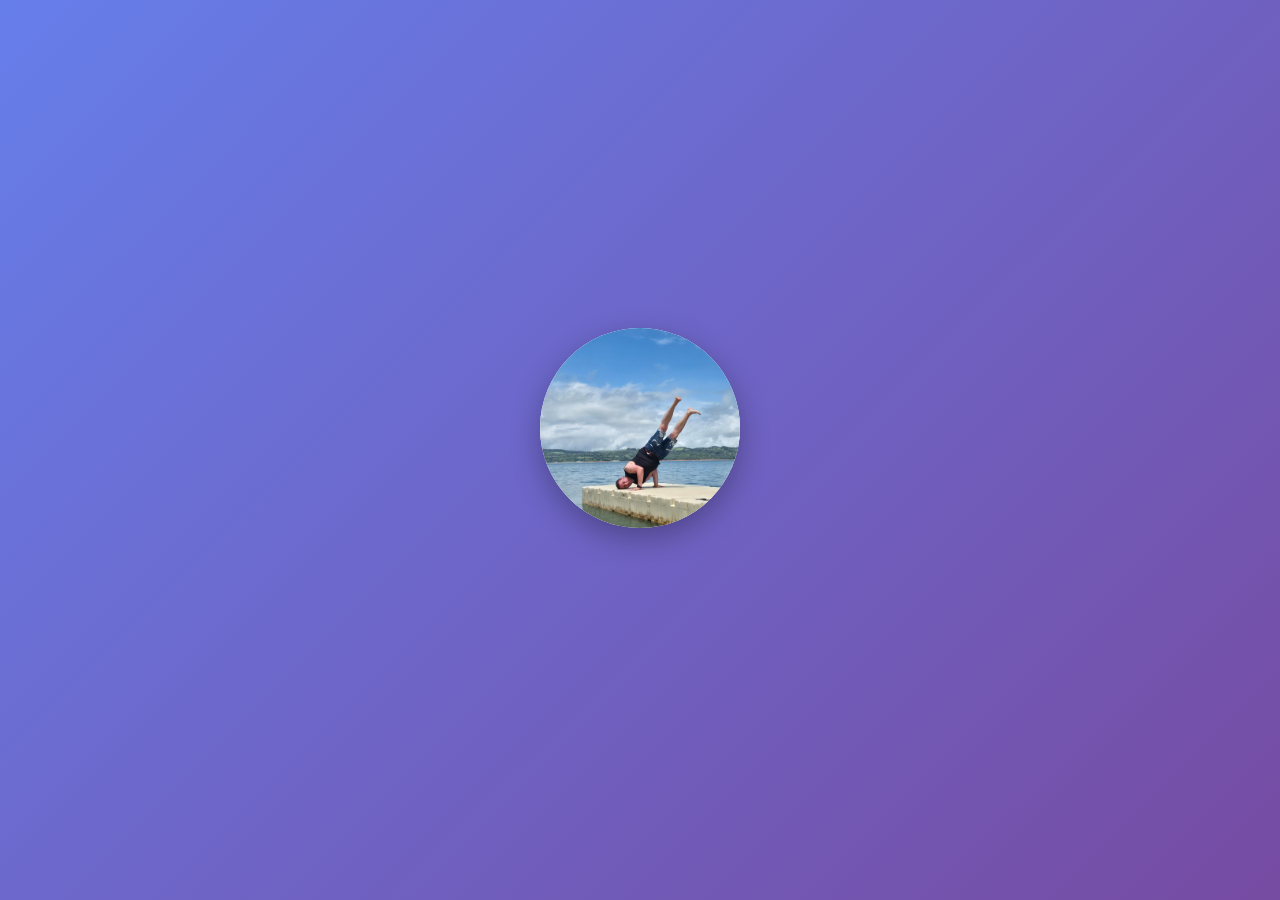
<file: misc/yaniv.html>
<!DOCTYPE html>
<html lang="en">
<head>
    <meta charset="UTF-8">
    <meta name="viewport" content="width=device-width, initial-scale=1.0">
    <title>Yaniv</title>
    <style>
        * {
            margin: 0;
            padding: 0;
            box-sizing: border-box;
        }

        body {
            min-height: 100vh;
            display: flex;
            justify-content: center;
            align-items: center;
            background: linear-gradient(135deg, #667eea 0%, #764ba2 100%);
            font-family: -apple-system, BlinkMacSystemFont, 'Segoe UI', Roboto, Oxygen, Ubuntu, Cantarell, sans-serif;
        }

        .button-container {
            text-align: center;
        }

        .sound-button {
            width: 200px;
            height: 200px;
            border-radius: 50%;
            border: none;
            cursor: pointer;
            background-color: #fff;
            box-shadow: 0 10px 30px rgba(0, 0, 0, 0.3);
            transition: all 0.3s ease;
            overflow: hidden;
            padding: 0;
        }

        .sound-button:hover {
            transform: scale(1.05);
            box-shadow: 0 15px 40px rgba(0, 0, 0, 0.4);
        }

        .sound-button:active {
            transform: scale(0.95);
        }

        .sound-button.playing {
            animation: pulse 0.8s ease-in-out infinite;
            box-shadow: 0 0 0 0 rgba(255, 255, 255, 0.7),
                        0 0 0 10px rgba(255, 255, 255, 0.5),
                        0 0 0 20px rgba(255, 255, 255, 0.3);
        }

        @keyframes pulse {
            0%, 100% {
                box-shadow: 0 0 0 0 rgba(255, 255, 255, 0.7),
                            0 0 0 10px rgba(255, 255, 255, 0.5),
                            0 0 0 20px rgba(255, 255, 255, 0.3);
            }
            50% {
                box-shadow: 0 0 0 10px rgba(255, 255, 255, 0.5),
                            0 0 0 20px rgba(255, 255, 255, 0.3),
                            0 0 0 30px rgba(255, 255, 255, 0.1);
            }
        }

        .sound-button img {
            width: 100%;
            height: 100%;
            object-fit: cover;
        }

        .placeholder {
            width: 100%;
            height: 100%;
            display: flex;
            align-items: center;
            justify-content: center;
            background: linear-gradient(135deg, #f093fb 0%, #f5576c 100%);
            color: white;
            font-size: 24px;
            font-weight: bold;
        }

        .status {
            margin-top: 20px;
            color: white;
            font-size: 14px;
            opacity: 0;
            transition: opacity 0.3s ease;
            height: 20px;
        }

        .status.show {
            opacity: 0;
        }

        @media (max-width: 600px) {
            .sound-button {
                width: 150px;
                height: 150px;
            }
        }
    </style>
</head>
<body>
    <div class="button-container">
        <button class="sound-button" id="soundButton" aria-label="Play random sound">
            <img src="yaniv.png" alt="Button">
        </button>
        <div class="status" id="status"></div>
    </div>

    <script>
        const soundButton = document.getElementById('soundButton');
        const statusDiv = document.getElementById('status');
        let audio = null;
        let                soundFiles = [
                    'sounds/Yaniv1.ogg',
                    'sounds/Yaniv10.ogg',
                    'sounds/Yaniv11.ogg',
                    'sounds/Yaniv12.ogg',
                    'sounds/Yaniv13.ogg',
                    'sounds/Yaniv14.ogg',
                    'sounds/Yaniv15.ogg',
                    'sounds/Yaniv16.ogg',
                    'sounds/Yaniv17.ogg',
                    'sounds/Yaniv18.ogg',
                    'sounds/Yaniv2.ogg',
                    'sounds/Yaniv3.ogg',
                    'sounds/Yaniv4.ogg',
                    'sounds/Yaniv5.ogg',
                    'sounds/Yaniv6.ogg',
                    'sounds/Yaniv7.ogg',
                    'sounds/Yaniv8.ogg',
                    'sounds/Yaniv9.ogg'
                ];
        let isLoading = false;

        console.log('Sound files loaded:', soundFiles.length);

        // Play a random sound
        function playRandomSound() {
            console.log('Button clicked!');
            
            if (isLoading) {
                console.log('Already loading...');
                return;
            }

            if (soundFiles.length === 0) {
                showStatus('No sounds available');
                console.error('No sound files in array');
                return;
            }

            // Stop any currently playing audio
            if (audio) {
                audio.pause();
                audio.currentTime = 0;
            }

            // Select a random sound file
            const randomIndex = Math.floor(Math.random() * soundFiles.length);
            const selectedSound = soundFiles[randomIndex];
            
            console.log('Playing:', selectedSound);

            // Add playing animation to button
            soundButton.classList.add('playing');

            // Create and play the audio
            audio = new Audio(selectedSound);
            audio.volume = 1.0; // Ensure volume is at maximum
            
            audio.addEventListener('loadstart', () => {
                isLoading = true;
                console.log('Loading audio...');
            });

            audio.addEventListener('canplay', () => {
                isLoading = false;
                console.log('Audio ready to play');
            });

            audio.addEventListener('play', () => {
                console.log('Audio started playing');
            });

            audio.addEventListener('ended', () => {
                console.log('Audio finished');
                soundButton.classList.remove('playing');
                isLoading = false;
            });

            audio.addEventListener('error', (e) => {
                isLoading = false;
                soundButton.classList.remove('playing');
                console.error('Audio error:', e.target.error);
            });

            // Play the audio
            audio.play()
                .then(() => {
                    console.log('Play() succeeded');
                })
                .catch(error => {
                    console.error('Play() failed:', error);
                    soundButton.classList.remove('playing');
                    isLoading = false;
                });
        }

        // Show status message (kept for compatibility but hidden)
        function showStatus(message) {
            // Status is now hidden, animation shows on button instead
        }

        // Event listeners
        soundButton.addEventListener('click', playRandomSound);
        
        console.log('Page ready, click the button to play!');
    </script>
</body>
</html>
</file>
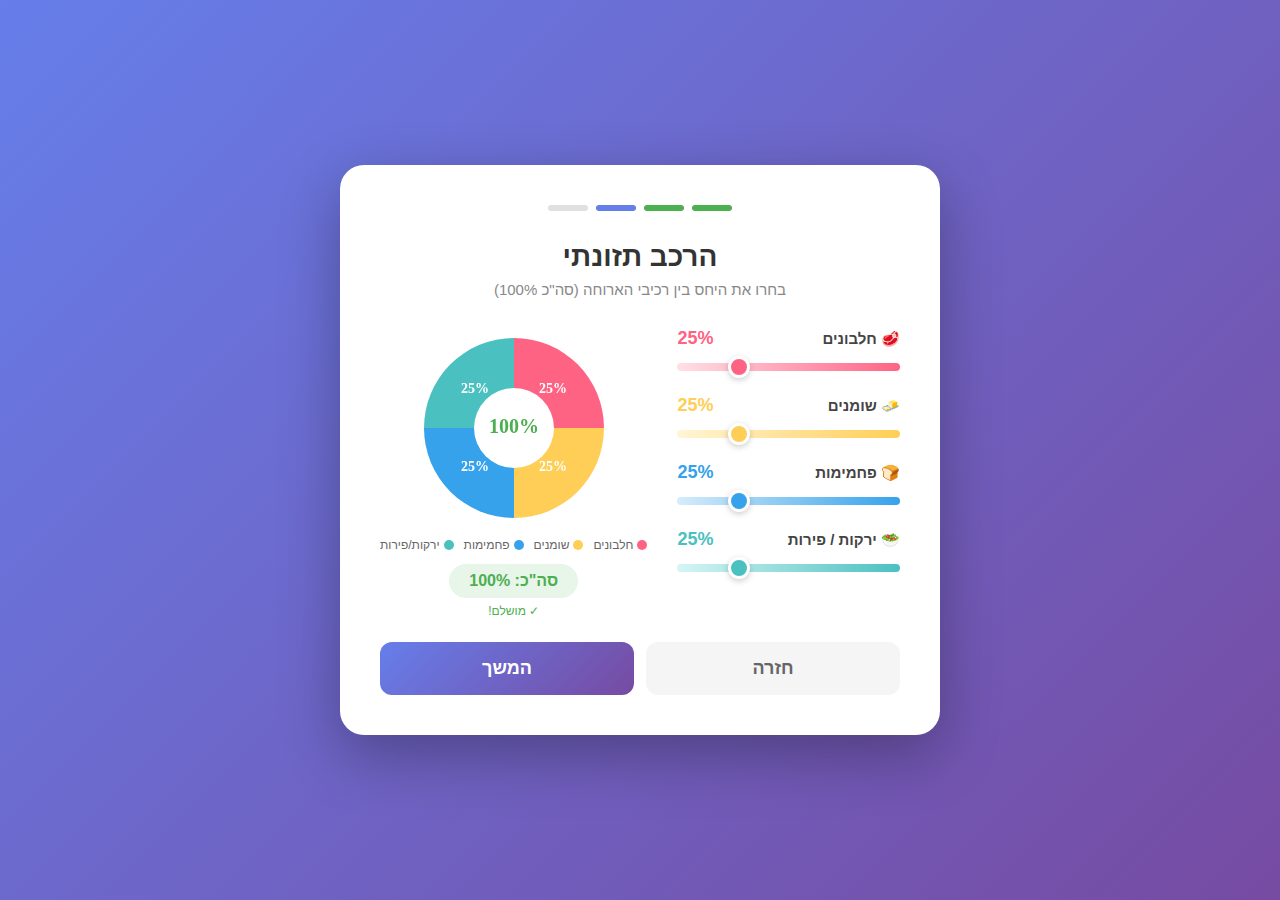
<file: misc/mechina/composition.html>
<!DOCTYPE html>
<html lang="he" dir="rtl">
<head>
    <meta charset="UTF-8">
    <meta name="viewport" content="width=device-width, initial-scale=1.0">
    <title>תכנון ארוחות - הרכב תזונתי</title>
    <style>
        * {
            margin: 0;
            padding: 0;
            box-sizing: border-box;
        }

        body {
            font-family: 'Segoe UI', Tahoma, Arial, sans-serif;
            background: linear-gradient(135deg, #667eea 0%, #764ba2 100%);
            min-height: 100vh;
            display: flex;
            align-items: center;
            justify-content: center;
            direction: rtl;
            padding: 20px;
        }

        .container {
            background: white;
            border-radius: 24px;
            padding: 40px;
            box-shadow: 0 20px 60px rgba(0, 0, 0, 0.3);
            max-width: 600px;
            width: 100%;
            text-align: center;
        }

        .step-indicator {
            display: flex;
            justify-content: center;
            gap: 8px;
            margin-bottom: 30px;
        }

        .step {
            width: 40px;
            height: 6px;
            border-radius: 3px;
            background: #e0e0e0;
        }

        .step.active {
            background: #667eea;
        }

        .step.done {
            background: #4caf50;
        }

        h1 {
            font-size: 28px;
            color: #333;
            margin-bottom: 8px;
        }

        .subtitle {
            color: #888;
            font-size: 15px;
            margin-bottom: 30px;
        }

        .content-area {
            display: flex;
            gap: 30px;
            align-items: flex-start;
            margin-bottom: 20px;
        }

        @media (max-width: 550px) {
            .content-area {
                flex-direction: column;
                align-items: center;
            }
        }

        .sliders-section {
            flex: 1;
            text-align: right;
            min-width: 0;
        }

        .slider-group {
            margin-bottom: 20px;
        }

        .slider-label {
            display: flex;
            justify-content: space-between;
            align-items: center;
            margin-bottom: 8px;
        }

        .slider-label .name {
            font-size: 15px;
            font-weight: 600;
            color: #444;
            display: flex;
            align-items: center;
            gap: 6px;
        }

        .slider-label .value {
            font-size: 18px;
            font-weight: 700;
            min-width: 45px;
            text-align: left;
        }

        .color-protein { color: #FF6384; }
        .color-fats { color: #FFCE56; }
        .color-carbs { color: #36A2EB; }
        .color-veggies { color: #4BC0C0; }

        input[type="range"] {
            width: 100%;
            height: 8px;
            border-radius: 4px;
            outline: none;
            -webkit-appearance: none;
            appearance: none;
            direction: ltr;
        }

        input[type="range"]::-webkit-slider-thumb {
            -webkit-appearance: none;
            appearance: none;
            width: 22px;
            height: 22px;
            border-radius: 50%;
            cursor: pointer;
            border: 3px solid white;
            box-shadow: 0 2px 6px rgba(0,0,0,0.2);
        }

        .slider-protein { background: linear-gradient(to right, #ffe0e6, #FF6384); }
        .slider-protein::-webkit-slider-thumb { background: #FF6384; }

        .slider-fats { background: linear-gradient(to right, #fff5d6, #FFCE56); }
        .slider-fats::-webkit-slider-thumb { background: #FFCE56; }

        .slider-carbs { background: linear-gradient(to right, #d6ecfa, #36A2EB); }
        .slider-carbs::-webkit-slider-thumb { background: #36A2EB; }

        .slider-veggies { background: linear-gradient(to right, #d6f5f5, #4BC0C0); }
        .slider-veggies::-webkit-slider-thumb { background: #4BC0C0; }

        .chart-section {
            flex-shrink: 0;
            display: flex;
            flex-direction: column;
            align-items: center;
        }

        canvas {
            max-width: 200px;
            max-height: 200px;
        }

        .total-display {
            margin-top: 12px;
            font-size: 16px;
            font-weight: 700;
            padding: 8px 20px;
            border-radius: 20px;
            transition: all 0.3s;
        }

        .total-ok {
            background: #e8f5e9;
            color: #4caf50;
        }

        .total-bad {
            background: #ffebee;
            color: #e74c3c;
        }

        .total-hint {
            font-size: 12px;
            color: #aaa;
            margin-top: 6px;
        }

        .buttons {
            display: flex;
            gap: 12px;
            margin-top: 24px;
        }

        .btn {
            flex: 1;
            padding: 16px;
            border: none;
            border-radius: 12px;
            font-size: 18px;
            font-weight: 600;
            cursor: pointer;
            transition: all 0.3s;
            font-family: inherit;
            text-decoration: none;
            display: flex;
            align-items: center;
            justify-content: center;
        }

        .btn-primary {
            background: linear-gradient(135deg, #667eea 0%, #764ba2 100%);
            color: white;
        }

        .btn-primary:hover:not(:disabled) {
            transform: translateY(-2px);
            box-shadow: 0 8px 25px rgba(102, 126, 234, 0.4);
        }

        .btn-secondary {
            background: #f5f5f5;
            color: #666;
        }

        .btn-secondary:hover {
            background: #eee;
        }

        .btn:disabled {
            opacity: 0.5;
            cursor: not-allowed;
        }

        .legend {
            display: flex;
            flex-wrap: wrap;
            justify-content: center;
            gap: 10px;
            margin-top: 10px;
        }

        .legend-item {
            display: flex;
            align-items: center;
            gap: 4px;
            font-size: 12px;
            color: #666;
        }

        .legend-dot {
            width: 10px;
            height: 10px;
            border-radius: 50%;
        }
    </style>
</head>
<body>
    <div class="container">
        <div class="step-indicator">
            <div class="step done"></div>
            <div class="step done"></div>
            <div class="step active"></div>
            <div class="step"></div>
        </div>

        <h1>הרכב תזונתי</h1>
        <p class="subtitle">בחרו את היחס בין רכיבי הארוחה (סה"כ 100%)</p>

        <div class="content-area">
            <div class="sliders-section">
                <div class="slider-group">
                    <div class="slider-label">
                        <span class="name">🥩 חלבונים</span>
                        <span class="value color-protein" id="proteinVal">25%</span>
                    </div>
                    <input type="range" min="0" max="100" value="25" class="slider-protein" id="protein" oninput="updateChart()">
                </div>

                <div class="slider-group">
                    <div class="slider-label">
                        <span class="name">🧈 שומנים</span>
                        <span class="value color-fats" id="fatsVal">25%</span>
                    </div>
                    <input type="range" min="0" max="100" value="25" class="slider-fats" id="fats" oninput="updateChart()">
                </div>

                <div class="slider-group">
                    <div class="slider-label">
                        <span class="name">🍞 פחמימות</span>
                        <span class="value color-carbs" id="carbsVal">25%</span>
                    </div>
                    <input type="range" min="0" max="100" value="25" class="slider-carbs" id="carbs" oninput="updateChart()">
                </div>

                <div class="slider-group">
                    <div class="slider-label">
                        <span class="name">🥗 ירקות / פירות</span>
                        <span class="value color-veggies" id="veggiesVal">25%</span>
                    </div>
                    <input type="range" min="0" max="100" value="25" class="slider-veggies" id="veggies" oninput="updateChart()">
                </div>
            </div>

            <div class="chart-section">
                <canvas id="pieChart" width="200" height="200"></canvas>
                <div class="legend">
                    <div class="legend-item"><div class="legend-dot" style="background:#FF6384"></div>חלבונים</div>
                    <div class="legend-item"><div class="legend-dot" style="background:#FFCE56"></div>שומנים</div>
                    <div class="legend-item"><div class="legend-dot" style="background:#36A2EB"></div>פחמימות</div>
                    <div class="legend-item"><div class="legend-dot" style="background:#4BC0C0"></div>ירקות/פירות</div>
                </div>
                <div class="total-display" id="totalDisplay">סה"כ: 100%</div>
                <div class="total-hint" id="totalHint"></div>
            </div>
        </div>

        <div class="buttons">
            <a href="details.html" class="btn btn-secondary">חזרה</a>
            <button class="btn btn-primary" id="nextBtn" onclick="goNext()">המשך</button>
        </div>
    </div>

    <script>
        const colors = ['#FF6384', '#FFCE56', '#36A2EB', '#4BC0C0'];
        const canvas = document.getElementById('pieChart');
        const ctx = canvas.getContext('2d');

        // Restore saved values
        if (localStorage.getItem('protein')) {
            document.getElementById('protein').value = localStorage.getItem('protein');
            document.getElementById('fats').value = localStorage.getItem('fats');
            document.getElementById('carbs').value = localStorage.getItem('carbs');
            document.getElementById('veggies').value = localStorage.getItem('veggies');
        }

        function getValues() {
            return {
                protein: parseInt(document.getElementById('protein').value),
                fats: parseInt(document.getElementById('fats').value),
                carbs: parseInt(document.getElementById('carbs').value),
                veggies: parseInt(document.getElementById('veggies').value)
            };
        }

        function drawPieChart(values) {
            const data = [values.protein, values.fats, values.carbs, values.veggies];
            const total = data.reduce((a, b) => a + b, 0);

            ctx.clearRect(0, 0, canvas.width, canvas.height);

            if (total === 0) {
                ctx.beginPath();
                ctx.arc(100, 100, 90, 0, Math.PI * 2);
                ctx.fillStyle = '#f0f0f0';
                ctx.fill();
                ctx.fillStyle = '#ccc';
                ctx.font = '16px Segoe UI';
                ctx.textAlign = 'center';
                ctx.fillText('אין נתונים', 100, 105);
                return;
            }

            let startAngle = -Math.PI / 2;

            data.forEach((value, i) => {
                if (value === 0) return;
                const sliceAngle = (value / total) * 2 * Math.PI;

                ctx.beginPath();
                ctx.moveTo(100, 100);
                ctx.arc(100, 100, 90, startAngle, startAngle + sliceAngle);
                ctx.closePath();
                ctx.fillStyle = colors[i];
                ctx.fill();

                // Draw percentage text in slice
                if (value >= 8) {
                    const midAngle = startAngle + sliceAngle / 2;
                    const textX = 100 + Math.cos(midAngle) * 55;
                    const textY = 100 + Math.sin(midAngle) * 55;
                    ctx.fillStyle = 'white';
                    ctx.font = 'bold 14px Segoe UI';
                    ctx.textAlign = 'center';
                    ctx.textBaseline = 'middle';
                    ctx.fillText(value + '%', textX, textY);
                }

                startAngle += sliceAngle;
            });

            // Draw center circle for donut effect
            ctx.beginPath();
            ctx.arc(100, 100, 40, 0, Math.PI * 2);
            ctx.fillStyle = 'white';
            ctx.fill();

            // Draw total in center
            ctx.fillStyle = total === 100 ? '#4caf50' : '#e74c3c';
            ctx.font = 'bold 20px Segoe UI';
            ctx.textAlign = 'center';
            ctx.textBaseline = 'middle';
            ctx.fillText(total + '%', 100, 100);
        }

        function updateChart() {
            const values = getValues();
            const total = values.protein + values.fats + values.carbs + values.veggies;

            document.getElementById('proteinVal').textContent = values.protein + '%';
            document.getElementById('fatsVal').textContent = values.fats + '%';
            document.getElementById('carbsVal').textContent = values.carbs + '%';
            document.getElementById('veggiesVal').textContent = values.veggies + '%';

            const totalDisplay = document.getElementById('totalDisplay');
            const totalHint = document.getElementById('totalHint');
            const nextBtn = document.getElementById('nextBtn');

            totalDisplay.textContent = 'סה"כ: ' + total + '%';

            if (total === 100) {
                totalDisplay.className = 'total-display total-ok';
                totalHint.textContent = '✓ מושלם!';
                totalHint.style.color = '#4caf50';
                nextBtn.disabled = false;
            } else {
                totalDisplay.className = 'total-display total-bad';
                if (total < 100) {
                    totalHint.textContent = 'חסרים ' + (100 - total) + '% להשלמה';
                } else {
                    totalHint.textContent = 'עודף של ' + (total - 100) + '%';
                }
                totalHint.style.color = '#e74c3c';
                nextBtn.disabled = true;
            }

            drawPieChart(values);
        }

        function goNext() {
            const values = getValues();
            const total = values.protein + values.fats + values.carbs + values.veggies;
            if (total !== 100) return;

            localStorage.setItem('protein', values.protein);
            localStorage.setItem('fats', values.fats);
            localStorage.setItem('carbs', values.carbs);
            localStorage.setItem('veggies', values.veggies);
            window.location.href = 'summary.html';
        }

        // Initial draw
        updateChart();
    </script>
</body>
</html>
</file>
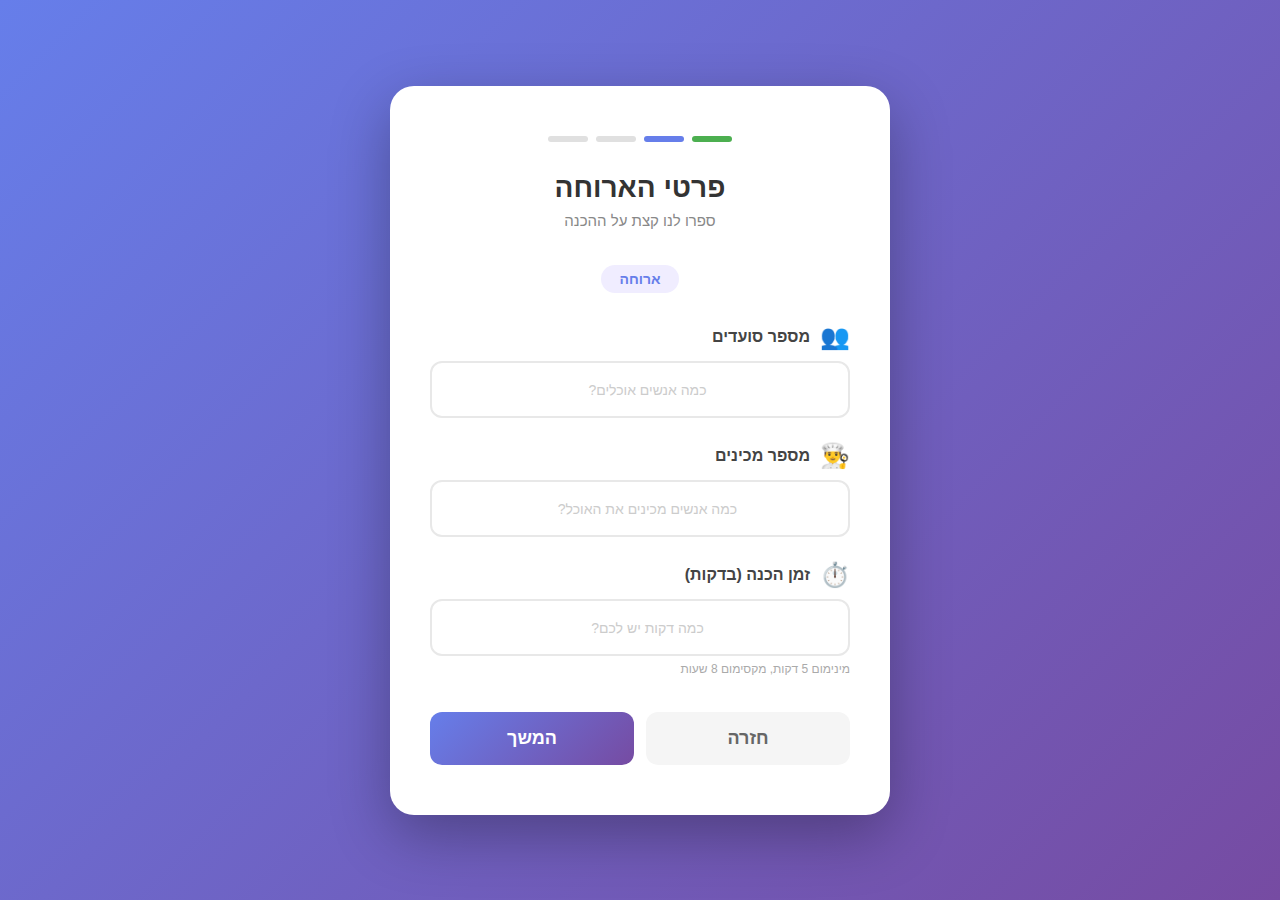
<file: misc/mechina/details.html>
<!DOCTYPE html>
<html lang="he" dir="rtl">
<head>
    <meta charset="UTF-8">
    <meta name="viewport" content="width=device-width, initial-scale=1.0">
    <title>תכנון ארוחות - פרטים</title>
    <style>
        * {
            margin: 0;
            padding: 0;
            box-sizing: border-box;
        }

        body {
            font-family: 'Segoe UI', Tahoma, Arial, sans-serif;
            background: linear-gradient(135deg, #667eea 0%, #764ba2 100%);
            min-height: 100vh;
            display: flex;
            align-items: center;
            justify-content: center;
            direction: rtl;
        }

        .container {
            background: white;
            border-radius: 24px;
            padding: 50px 40px;
            box-shadow: 0 20px 60px rgba(0, 0, 0, 0.3);
            max-width: 500px;
            width: 90%;
            text-align: center;
        }

        .step-indicator {
            display: flex;
            justify-content: center;
            gap: 8px;
            margin-bottom: 30px;
        }

        .step {
            width: 40px;
            height: 6px;
            border-radius: 3px;
            background: #e0e0e0;
        }

        .step.active {
            background: #667eea;
        }

        .step.done {
            background: #4caf50;
        }

        h1 {
            font-size: 28px;
            color: #333;
            margin-bottom: 8px;
        }

        .subtitle {
            color: #888;
            font-size: 15px;
            margin-bottom: 36px;
        }

        .meal-badge {
            display: inline-block;
            background: #f0edff;
            color: #667eea;
            padding: 6px 18px;
            border-radius: 20px;
            font-size: 14px;
            font-weight: 600;
            margin-bottom: 30px;
        }

        .form-group {
            margin-bottom: 24px;
            text-align: right;
        }

        .form-group label {
            display: flex;
            align-items: center;
            gap: 10px;
            font-size: 16px;
            font-weight: 600;
            color: #444;
            margin-bottom: 10px;
        }

        .form-group label .icon {
            font-size: 24px;
        }

        .input-wrapper {
            position: relative;
        }

        .form-group input {
            width: 100%;
            padding: 16px 20px;
            border: 2px solid #e8e8e8;
            border-radius: 12px;
            font-size: 18px;
            text-align: center;
            outline: none;
            transition: border-color 0.3s;
            font-family: inherit;
            direction: rtl;
        }

        .form-group input:focus {
            border-color: #667eea;
        }

        .form-group input::placeholder {
            color: #ccc;
            font-size: 14px;
        }

        .input-hint {
            font-size: 12px;
            color: #aaa;
            margin-top: 6px;
        }

        .buttons {
            display: flex;
            gap: 12px;
            margin-top: 36px;
        }

        .btn {
            flex: 1;
            padding: 16px;
            border: none;
            border-radius: 12px;
            font-size: 18px;
            font-weight: 600;
            cursor: pointer;
            transition: all 0.3s;
            font-family: inherit;
            text-decoration: none;
            display: flex;
            align-items: center;
            justify-content: center;
        }

        .btn-primary {
            background: linear-gradient(135deg, #667eea 0%, #764ba2 100%);
            color: white;
        }

        .btn-primary:hover {
            transform: translateY(-2px);
            box-shadow: 0 8px 25px rgba(102, 126, 234, 0.4);
        }

        .btn-secondary {
            background: #f5f5f5;
            color: #666;
        }

        .btn-secondary:hover {
            background: #eee;
        }

        .btn:disabled {
            opacity: 0.5;
            cursor: not-allowed;
            transform: none !important;
        }

        .error-msg {
            color: #e74c3c;
            font-size: 13px;
            margin-top: 4px;
            display: none;
        }
    </style>
</head>
<body>
    <div class="container">
        <div class="step-indicator">
            <div class="step done"></div>
            <div class="step active"></div>
            <div class="step"></div>
            <div class="step"></div>
        </div>

        <h1>פרטי הארוחה</h1>
        <p class="subtitle">ספרו לנו קצת על ההכנה</p>
        <div class="meal-badge" id="mealBadge"></div>

        <form id="detailsForm" onsubmit="return goNext()">
            <div class="form-group">
                <label>
                    <span class="icon">👥</span>
                    מספר סועדים
                </label>
                <input type="number" id="numEaters" min="1" max="100" placeholder="כמה אנשים אוכלים?" required>
                <div class="error-msg" id="eatersError">אנא הזינו מספר תקין</div>
            </div>

            <div class="form-group">
                <label>
                    <span class="icon">👨‍🍳</span>
                    מספר מכינים
                </label>
                <input type="number" id="numCooks" min="1" max="50" placeholder="כמה אנשים מכינים את האוכל?" required>
                <div class="error-msg" id="cooksError">אנא הזינו מספר תקין</div>
            </div>

            <div class="form-group">
                <label>
                    <span class="icon">⏱️</span>
                    זמן הכנה (בדקות)
                </label>
                <input type="number" id="prepTime" min="5" max="480" placeholder="כמה דקות יש לכם?" required>
                <div class="input-hint">מינימום 5 דקות, מקסימום 8 שעות</div>
                <div class="error-msg" id="timeError">אנא הזינו זמן תקין (5-480 דקות)</div>
            </div>

            <div class="buttons">
                <a href="index.html" class="btn btn-secondary">חזרה</a>
                <button type="submit" class="btn btn-primary">המשך</button>
            </div>
        </form>
    </div>

    <script>
        // Show selected meal
        const mealType = localStorage.getItem('mealType') || 'ארוחה';
        document.getElementById('mealBadge').textContent = mealType;

        // Restore saved values if any
        if (localStorage.getItem('numEaters')) {
            document.getElementById('numEaters').value = localStorage.getItem('numEaters');
        }
        if (localStorage.getItem('numCooks')) {
            document.getElementById('numCooks').value = localStorage.getItem('numCooks');
        }
        if (localStorage.getItem('prepTime')) {
            document.getElementById('prepTime').value = localStorage.getItem('prepTime');
        }

        function goNext() {
            const eaters = document.getElementById('numEaters').value;
            const cooks = document.getElementById('numCooks').value;
            const time = document.getElementById('prepTime').value;

            let valid = true;

            if (!eaters || eaters < 1) {
                document.getElementById('eatersError').style.display = 'block';
                valid = false;
            } else {
                document.getElementById('eatersError').style.display = 'none';
            }

            if (!cooks || cooks < 1) {
                document.getElementById('cooksError').style.display = 'block';
                valid = false;
            } else {
                document.getElementById('cooksError').style.display = 'none';
            }

            if (!time || time < 5 || time > 480) {
                document.getElementById('timeError').style.display = 'block';
                valid = false;
            } else {
                document.getElementById('timeError').style.display = 'none';
            }

            if (valid) {
                localStorage.setItem('numEaters', eaters);
                localStorage.setItem('numCooks', cooks);
                localStorage.setItem('prepTime', time);
                window.location.href = 'composition.html';
            }

            return false;
        }
    </script>
</body>
</html>
</file>
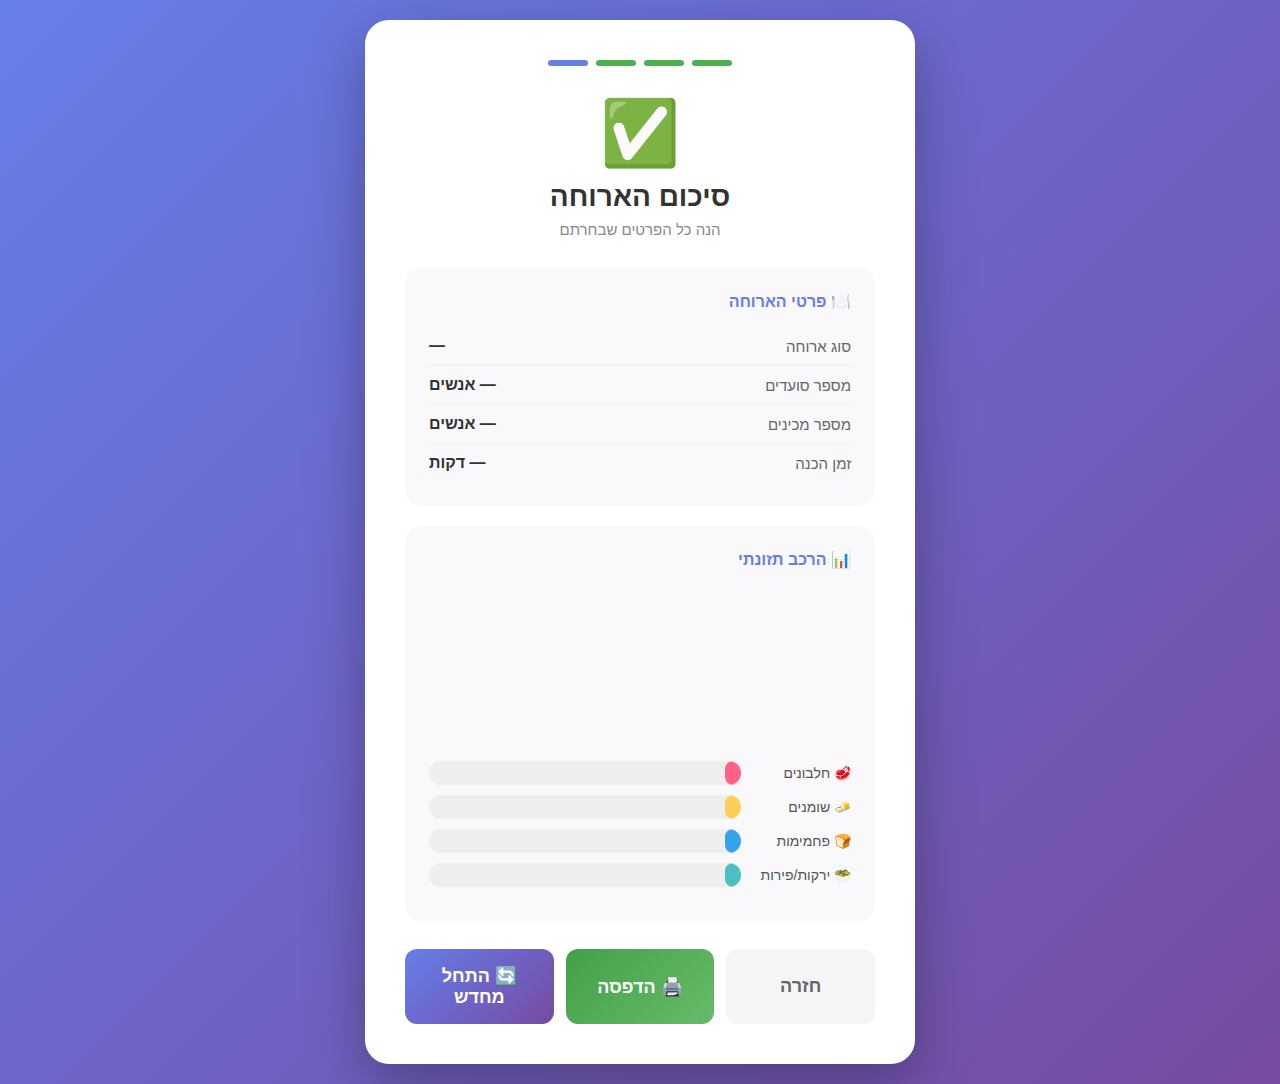
<file: misc/mechina/summary.html>
<!DOCTYPE html>
<html lang="he" dir="rtl">
<head>
    <meta charset="UTF-8">
    <meta name="viewport" content="width=device-width, initial-scale=1.0">
    <title>תכנון ארוחות - סיכום</title>
    <style>
        * {
            margin: 0;
            padding: 0;
            box-sizing: border-box;
        }

        body {
            font-family: 'Segoe UI', Tahoma, Arial, sans-serif;
            background: linear-gradient(135deg, #667eea 0%, #764ba2 100%);
            min-height: 100vh;
            display: flex;
            align-items: center;
            justify-content: center;
            direction: rtl;
            padding: 20px;
        }

        .container {
            background: white;
            border-radius: 24px;
            padding: 40px;
            box-shadow: 0 20px 60px rgba(0, 0, 0, 0.3);
            max-width: 550px;
            width: 100%;
            text-align: center;
        }

        .step-indicator {
            display: flex;
            justify-content: center;
            gap: 8px;
            margin-bottom: 30px;
        }

        .step {
            width: 40px;
            height: 6px;
            border-radius: 3px;
            background: #e0e0e0;
        }

        .step.done {
            background: #4caf50;
        }

        .step.active {
            background: #667eea;
        }

        .success-icon {
            font-size: 64px;
            margin-bottom: 10px;
        }

        h1 {
            font-size: 28px;
            color: #333;
            margin-bottom: 8px;
        }

        .subtitle {
            color: #888;
            font-size: 15px;
            margin-bottom: 30px;
        }

        .summary-card {
            background: #f9f9fb;
            border-radius: 16px;
            padding: 24px;
            margin-bottom: 20px;
            text-align: right;
        }

        .summary-card h3 {
            font-size: 16px;
            color: #667eea;
            margin-bottom: 16px;
            display: flex;
            align-items: center;
            gap: 8px;
        }

        .summary-row {
            display: flex;
            justify-content: space-between;
            align-items: center;
            padding: 10px 0;
            border-bottom: 1px solid #eee;
        }

        .summary-row:last-child {
            border-bottom: none;
        }

        .summary-row .label {
            color: #666;
            font-size: 15px;
        }

        .summary-row .value {
            font-weight: 700;
            font-size: 16px;
            color: #333;
        }

        .composition-bars {
            margin-top: 10px;
        }

        .comp-bar-row {
            display: flex;
            align-items: center;
            gap: 10px;
            margin-bottom: 10px;
        }

        .comp-bar-label {
            width: 100px;
            text-align: right;
            font-size: 14px;
            color: #555;
            flex-shrink: 0;
        }

        .comp-bar-track {
            flex: 1;
            height: 24px;
            background: #eee;
            border-radius: 12px;
            overflow: hidden;
            position: relative;
        }

        .comp-bar-fill {
            height: 100%;
            border-radius: 12px;
            display: flex;
            align-items: center;
            justify-content: center;
            color: white;
            font-size: 12px;
            font-weight: 700;
            min-width: fit-content;
            padding: 0 8px;
            transition: width 0.5s ease;
        }

        .chart-container {
            display: flex;
            justify-content: center;
            margin-bottom: 16px;
        }

        canvas {
            max-width: 160px;
            max-height: 160px;
        }

        .buttons {
            display: flex;
            gap: 12px;
            margin-top: 28px;
        }

        .btn {
            flex: 1;
            padding: 16px;
            border: none;
            border-radius: 12px;
            font-size: 18px;
            font-weight: 600;
            cursor: pointer;
            transition: all 0.3s;
            font-family: inherit;
            text-decoration: none;
            display: flex;
            align-items: center;
            justify-content: center;
        }

        .btn-primary {
            background: linear-gradient(135deg, #667eea 0%, #764ba2 100%);
            color: white;
        }

        .btn-primary:hover {
            transform: translateY(-2px);
            box-shadow: 0 8px 25px rgba(102, 126, 234, 0.4);
        }

        .btn-secondary {
            background: #f5f5f5;
            color: #666;
        }

        .btn-secondary:hover {
            background: #eee;
        }

        .btn-success {
            background: linear-gradient(135deg, #43a047, #66bb6a);
            color: white;
        }

        .btn-success:hover {
            transform: translateY(-2px);
            box-shadow: 0 8px 25px rgba(76, 175, 80, 0.4);
        }

        @media print {
            body {
                background: white;
            }
            .container {
                box-shadow: none;
                max-width: 100%;
            }
            .buttons {
                display: none;
            }
            .step-indicator {
                display: none;
            }
        }
    </style>
</head>
<body>
    <div class="container">
        <div class="step-indicator">
            <div class="step done"></div>
            <div class="step done"></div>
            <div class="step done"></div>
            <div class="step active"></div>
        </div>

        <div class="success-icon">✅</div>
        <h1>סיכום הארוחה</h1>
        <p class="subtitle">הנה כל הפרטים שבחרתם</p>

        <!-- Meal & Details Card -->
        <div class="summary-card">
            <h3>🍽️ פרטי הארוחה</h3>
            <div class="summary-row">
                <span class="label">סוג ארוחה</span>
                <span class="value" id="sumMeal"></span>
            </div>
            <div class="summary-row">
                <span class="label">מספר סועדים</span>
                <span class="value" id="sumEaters"></span>
            </div>
            <div class="summary-row">
                <span class="label">מספר מכינים</span>
                <span class="value" id="sumCooks"></span>
            </div>
            <div class="summary-row">
                <span class="label">זמן הכנה</span>
                <span class="value" id="sumTime"></span>
            </div>
        </div>

        <!-- Composition Card -->
        <div class="summary-card">
            <h3>📊 הרכב תזונתי</h3>

            <div class="chart-container">
                <canvas id="pieChart" width="160" height="160"></canvas>
            </div>

            <div class="composition-bars">
                <div class="comp-bar-row">
                    <span class="comp-bar-label">🥩 חלבונים</span>
                    <div class="comp-bar-track">
                        <div class="comp-bar-fill" id="barProtein" style="background:#FF6384;"></div>
                    </div>
                </div>
                <div class="comp-bar-row">
                    <span class="comp-bar-label">🧈 שומנים</span>
                    <div class="comp-bar-track">
                        <div class="comp-bar-fill" id="barFats" style="background:#FFCE56; color:#333;"></div>
                    </div>
                </div>
                <div class="comp-bar-row">
                    <span class="comp-bar-label">🍞 פחמימות</span>
                    <div class="comp-bar-track">
                        <div class="comp-bar-fill" id="barCarbs" style="background:#36A2EB;"></div>
                    </div>
                </div>
                <div class="comp-bar-row">
                    <span class="comp-bar-label">🥗 ירקות/פירות</span>
                    <div class="comp-bar-track">
                        <div class="comp-bar-fill" id="barVeggies" style="background:#4BC0C0;"></div>
                    </div>
                </div>
            </div>
        </div>

        <div class="buttons">
            <a href="composition.html" class="btn btn-secondary">חזרה</a>
            <button class="btn btn-success" onclick="printSummary()">🖨️ הדפסה</button>
            <button class="btn btn-primary" onclick="startOver()">🔄 התחל מחדש</button>
        </div>
    </div>

    <script>
        // Read all data from localStorage
        const mealType = localStorage.getItem('mealType') || '—';
        const numEaters = localStorage.getItem('numEaters') || '—';
        const numCooks = localStorage.getItem('numCooks') || '—';
        const prepTime = localStorage.getItem('prepTime') || '—';
        const protein = parseInt(localStorage.getItem('protein')) || 0;
        const fats = parseInt(localStorage.getItem('fats')) || 0;
        const carbs = parseInt(localStorage.getItem('carbs')) || 0;
        const veggies = parseInt(localStorage.getItem('veggies')) || 0;

        // Fill summary
        document.getElementById('sumMeal').textContent = mealType;
        document.getElementById('sumEaters').textContent = numEaters + ' אנשים';
        document.getElementById('sumCooks').textContent = numCooks + ' אנשים';
        document.getElementById('sumTime').textContent = prepTime + ' דקות';

        // Composition bars
        function setBar(id, value) {
            const bar = document.getElementById(id);
            bar.style.width = value + '%';
            bar.textContent = value > 5 ? value + '%' : '';
        }

        setTimeout(() => {
            setBar('barProtein', protein);
            setBar('barFats', fats);
            setBar('barCarbs', carbs);
            setBar('barVeggies', veggies);
        }, 100);

        // Draw pie chart
        const colors = ['#FF6384', '#FFCE56', '#36A2EB', '#4BC0C0'];
        const data = [protein, fats, carbs, veggies];
        const canvas = document.getElementById('pieChart');
        const ctx = canvas.getContext('2d');
        const total = data.reduce((a, b) => a + b, 0);

        if (total > 0) {
            let startAngle = -Math.PI / 2;
            data.forEach((value, i) => {
                if (value === 0) return;
                const sliceAngle = (value / total) * 2 * Math.PI;

                ctx.beginPath();
                ctx.moveTo(80, 80);
                ctx.arc(80, 80, 75, startAngle, startAngle + sliceAngle);
                ctx.closePath();
                ctx.fillStyle = colors[i];
                ctx.fill();

                if (value >= 8) {
                    const midAngle = startAngle + sliceAngle / 2;
                    const textX = 80 + Math.cos(midAngle) * 45;
                    const textY = 80 + Math.sin(midAngle) * 45;
                    ctx.fillStyle = 'white';
                    ctx.font = 'bold 13px Segoe UI';
                    ctx.textAlign = 'center';
                    ctx.textBaseline = 'middle';
                    ctx.fillText(value + '%', textX, textY);
                }

                startAngle += sliceAngle;
            });

            // Donut hole
            ctx.beginPath();
            ctx.arc(80, 80, 30, 0, Math.PI * 2);
            ctx.fillStyle = '#f9f9fb';
            ctx.fill();
        }

        function startOver() {
            localStorage.clear();
            window.location.href = 'index.html';
        }

        function printSummary() {
            window.print();
        }
    </script>
</body>
</html>
</file>
<file: Private/Chess/style.css>
* {
    margin: 0;
    padding: 0;
    box-sizing: border-box;
}

body {
    font-family: 'Segoe UI', Tahoma, Geneva, Verdana, sans-serif;
    background-color: #f0f0f0;
    color: #333;
}

/* Header Styles */
.header {
    background: rgba(255, 255, 255, 0.95);
    backdrop-filter: blur(10px);
    border-bottom: 1px solid rgba(0, 0, 0, 0.1);
    position: sticky;
    top: 0;
    z-index: 1000;
}

.nav {
    display: flex;
    justify-content: space-between;
    align-items: center;
    padding: 1rem 2rem;
    max-width: 1200px;
    margin: 0 auto;
}

.nav-brand h1 {
    font-size: 1.5rem;
    font-weight: 600;
    color: #2563eb;
}

.nav-links {
    display: flex;
    list-style: none;
    gap: 2rem;
    align-items: center;
}

.nav-links a {
    text-decoration: none;
    color: #333;
    font-weight: 500;
    transition: color 0.3s ease;
}

.nav-links a:hover {
    color: #2563eb;
}

.container {
    max-width: 1400px;
    margin: 0 auto;
    padding: 20px;
}

h1 {
    text-align: center;
    margin-bottom: 30px;
    color: #2c3e50;
}

.game-area {
    display: flex;
    gap: 20px;
    justify-content: center;
    align-items: flex-start;
}

.left-panel, .right-panel {
    width: 300px;
    background: white;
    border-radius: 10px;
    padding: 20px;
    box-shadow: 0 4px 6px rgba(0, 0, 0, 0.1);
}

.board-container {
    position: relative;
    display: inline-block;
    padding: 30px 10px 30px 30px;
}

.chess-board {
    width: 560px;
    height: 560px;
    border: 4px solid #8B4513;
    border-radius: 8px;
    display: grid;
    grid-template-columns: repeat(8, 1fr);
    grid-template-rows: repeat(8, 1fr);
    background: #8B4513;
    gap: 1px;
}

.board-coordinates {
    position: absolute;
    top: 30px;
    left: 30px;
    right: 10px;
    bottom: 30px;
    pointer-events: none;
}

.files-row {
    position: absolute;
    bottom: -25px;
    left: 0;
    right: 0;
    display: flex;
    justify-content: space-around;
    font-weight: bold;
    font-size: 16px;
    color: #000;
}

.files-row span {
    flex: 1;
    text-align: center;
}

.ranks-column {
    position: absolute;
    left: -25px;
    top: 0;
    bottom: 0;
    display: flex;
    flex-direction: column;
    justify-content: space-around;
    font-weight: bold;
    font-size: 16px;
    color: #000;
}

.ranks-column span {
    flex: 1;
    display: flex;
    align-items: center;
    justify-content: center;
}

.square {
    width: 100%;
    height: 100%;
    display: flex;
    align-items: center;
    justify-content: center;
    font-size: 48px;
    cursor: pointer;
    position: relative;
    transition: background-color 0.2s;
}

.square.light {
    background-color: #f0d9b5;
}

.square.dark {
    background-color: #b58863;
}

.square.selected {
    background-color: #7fb069 !important;
    box-shadow: inset 0 0 10px rgba(0, 0, 0, 0.3);
}

.square.possible-move {
    background-color: #90EE90 !important;
}

.square.last-move {
    background-color: #FFD700 !important;
}

.square.king-in-check {
    background-color: #FF6B6B !important;
    animation: pulse 1s infinite;
}

@keyframes pulse {
    0%, 100% {
        box-shadow: inset 0 0 20px rgba(255, 0, 0, 0.5);
    }
    50% {
        box-shadow: inset 0 0 30px rgba(255, 0, 0, 0.8);
    }
}

.square:hover {
    filter: brightness(1.1);
}

/* Improve touch targets for mobile */
.square {
    -webkit-tap-highlight-color: transparent;
    touch-action: manipulation;
    cursor: pointer;
}

.piece {
    user-select: none;
    pointer-events: none;
}

.input-section {
    margin-bottom: 30px;
}

.input-section h3 {
    margin-bottom: 10px;
    color: #2c3e50;
}

.input-section input {
    width: 100%;
    padding: 10px;
    border: 2px solid #ddd;
    border-radius: 5px;
    font-size: 16px;
    margin-bottom: 10px;
}

.input-section button, .controls button {
    width: 100%;
    padding: 10px;
    background-color: #3498db;
    color: white;
    border: none;
    border-radius: 5px;
    font-size: 16px;
    cursor: pointer;
    transition: background-color 0.2s;
    -webkit-tap-highlight-color: transparent;
    touch-action: manipulation;
}

.input-section button:hover, .controls button:hover {
    background-color: #2980b9;
}

.move-history {
    margin-bottom: 30px;
}

.move-history h3 {
    margin-bottom: 10px;
    color: #2c3e50;
}

#moveList {
    max-height: 200px;
    overflow-y: auto;
    padding: 10px;
    background-color: #f8f9fa;
    border-radius: 5px;
    border: 1px solid #ddd;
}

.move-entry {
    padding: 5px 0;
    border-bottom: 1px solid #eee;
}

.move-entry:last-child {
    border-bottom: none;
}

.controls {
    display: flex;
    gap: 10px;
}

.controls button {
    flex: 1;
}

.import-export {
    margin-top: 20px;
    padding-top: 20px;
    border-top: 1px solid #ddd;
}

.import-export h3 {
    margin-bottom: 10px;
    color: #2c3e50;
}

.import-export button {
    width: 100%;
    padding: 10px;
    background-color: #27ae60;
    color: white;
    border: none;
    border-radius: 5px;
    font-size: 16px;
    cursor: pointer;
    transition: background-color 0.2s;
    margin-bottom: 10px;
}

.import-export button:hover {
    background-color: #229954;
}

.current-move, .game-info, .last-move-info {
    margin-bottom: 20px;
}

.current-move h3, .game-info h3, .last-move-info h3 {
    margin-bottom: 10px;
    color: #2c3e50;
}

#currentMove, #currentPlayer, #gameStatus, #lastMoveInfo {
    padding: 10px;
    background-color: #f8f9fa;
    border-radius: 5px;
    border: 1px solid #ddd;
    font-weight: bold;
}

#currentPlayer {
    margin-bottom: 10px;
}

.error {
    color: #e74c3c;
    background-color: #ffeaea !important;
    border-color: #e74c3c !important;
}

.warning {
    color: #f39c12;
    background-color: #fef5e7 !important;
    border-color: #f39c12 !important;
}

.success {
    color: #27ae60;
    background-color: #eafaf1 !important;
    border-color: #27ae60 !important;
}

/* Chess piece Unicode symbols */
.white-king::before { content: '♔'; }
.white-queen::before { content: '♕'; }
.white-rook::before { content: '♖'; }
.white-bishop::before { content: '♗'; }
.white-knight::before { content: '♘'; }
.white-pawn::before { content: '♙'; }

.black-king::before { content: '♚'; }
.black-queen::before { content: '♛'; }
.black-rook::before { content: '♜'; }
.black-bishop::before { content: '♝'; }
.black-knight::before { content: '♞'; }
.black-pawn::before { content: '♟'; }

@media (max-width: 1200px) {
    .game-area {
        flex-direction: column;
        align-items: center;
    }
    
    .left-panel, .right-panel {
        width: 100%;
        max-width: 560px;
    }
    
    .board-container {
        width: 100%;
        max-width: 560px;
        padding: 25px 10px 25px 25px;
    }
    
    .chess-board {
        width: 100%;
        max-width: 560px;
        height: auto;
        aspect-ratio: 1;
    }
    
    .board-coordinates {
        left: 25px;
        right: 10px;
        top: 25px;
        bottom: 25px;
    }
}

@media (max-width: 768px) {
    .page-header {
        padding: 0.75rem 1rem;
    }
    
    .nav-brand h1 {
        font-size: 1.25rem;
    }
    
    .nav-links {
        font-size: 0.9rem;
    }
    
    .container {
        padding: 15px;
    }
    
    h1 {
        font-size: 1.75rem;
        margin-bottom: 20px;
    }
    
    .game-area {
        gap: 15px;
    }
    
    .left-panel, .right-panel {
        padding: 15px;
        max-width: 100%;
    }
    
    .board-container {
        padding: 20px 8px 20px 20px;
    }
    
    .board-coordinates {
        left: 20px;
        right: 8px;
        top: 20px;
        bottom: 20px;
    }
    
    .files-row {
        font-size: 14px;
        bottom: -20px;
    }
    
    .ranks-column {
        font-size: 14px;
        left: -20px;
    }
    
    .chess-board {
        max-width: 100%;
        border: 3px solid #8B4513;
    }
    
    .square {
        font-size: 36px;
    }
    
    h3 {
        font-size: 1.1rem;
    }
    
    input[type="text"] {
        font-size: 14px;
        padding: 10px;
    }
    
    button {
        font-size: 14px;
        padding: 10px 16px;
    }
    
    .move-history {
        max-height: 200px;
    }
    
    #moveList {
        font-size: 13px;
    }
    
    .notification-banner {
        font-size: 14px;
        padding: 12px 45px 12px 20px;
        max-width: 90%;
    }
    
    #notificationClose {
        font-size: 24px;
        width: 30px;
        height: 30px;
    }
}

@media (max-width: 480px) {
    .nav {
        padding: 0.75rem;
    }
    
    .nav-brand h1 {
        font-size: 1.1rem;
    }
    
    .nav-links {
        font-size: 0.85rem;
    }
    
    .container {
        padding: 10px;
    }
    
    h1 {
        font-size: 1.5rem;
        margin-bottom: 15px;
    }
    
    .game-area {
        gap: 12px;
    }
    
    .left-panel, .right-panel {
        padding: 12px;
        border-radius: 8px;
    }
    
    .board-container {
        padding: 18px 6px 18px 18px;
    }
    
    .board-coordinates {
        left: 18px;
        right: 6px;
        top: 18px;
        bottom: 18px;
    }
    
    .files-row {
        font-size: 12px;
        bottom: -18px;
    }
    
    .ranks-column {
        font-size: 12px;
        left: -18px;
    }
    
    .chess-board {
        border: 2px solid #8B4513;
        border-radius: 6px;
    }
    
    .square {
        font-size: 28px;
    }
    
    h3 {
        font-size: 1rem;
        margin-bottom: 10px;
    }
    
    input[type="text"] {
        font-size: 13px;
        padding: 8px;
    }
    
    button {
        font-size: 13px;
        padding: 8px 14px;
    }
    
    .controls {
        gap: 8px;
    }
    
    .import-export {
        gap: 8px;
    }
    
    .move-history {
        max-height: 180px;
    }
    
    #moveList {
        font-size: 12px;
    }
    
    .notification-banner {
        font-size: 13px;
        padding: 10px 40px 10px 15px;
        max-width: 95%;
    }
    
    #notificationClose {
        font-size: 22px;
        width: 28px;
        height: 28px;
        right: 8px;
    }
}

@media (max-width: 360px) {
    .nav-brand h1 {
        font-size: 1rem;
    }
    
    .nav-links {
        font-size: 0.8rem;
    }
    
    h1 {
        font-size: 1.25rem;
    }
    
    .board-container {
        padding: 15px 5px 15px 15px;
    }
    
    .board-coordinates {
        left: 15px;
        right: 5px;
        top: 15px;
        bottom: 15px;
    }
    
    .files-row {
        font-size: 11px;
        bottom: -15px;
    }
    
    .ranks-column {
        font-size: 11px;
        left: -15px;
    }
    
    .square {
        font-size: 24px;
    }
    
    h3 {
        font-size: 0.95rem;
    }
    
    button {
        font-size: 12px;
        padding: 7px 12px;
    }
    
    input[type="text"] {
        font-size: 12px;
        padding: 7px;
    }
    
    .notification-banner {
        font-size: 12px;
        padding: 8px 35px 8px 12px;
    }
}

/* Notification Banner */
.notification-banner {
    position: fixed;
    bottom: -100px;
    left: 50%;
    transform: translateX(-50%);
    background: linear-gradient(135deg, #e74c3c 0%, #c0392b 100%);
    color: white;
    padding: 15px 50px 15px 25px;
    border-radius: 10px 10px 0 0;
    box-shadow: 0 -4px 20px rgba(0, 0, 0, 0.3);
    font-size: 16px;
    font-weight: 500;
    z-index: 2000;
    max-width: 80%;
    transition: bottom 0.4s ease-out;
    display: flex;
    align-items: center;
    gap: 15px;
}

.notification-banner.show {
    bottom: 0;
}

.notification-banner.info {
    background: linear-gradient(135deg, #3498db 0%, #2980b9 100%);
}

.notification-banner.warning {
    background: linear-gradient(135deg, #f39c12 0%, #e67e22 100%);
}

.notification-banner.error {
    background: linear-gradient(135deg, #e74c3c 0%, #c0392b 100%);
}

#notificationClose {
    position: absolute;
    right: 10px;
    top: 50%;
    transform: translateY(-50%);
    background: rgba(255, 255, 255, 0.2);
    border: none;
    color: white;
    font-size: 28px;
    width: 35px;
    height: 35px;
    border-radius: 50%;
    cursor: pointer;
    display: flex;
    align-items: center;
    justify-content: center;
    line-height: 1;
    transition: background 0.2s;
    padding: 0;
}

#notificationClose:hover {
    background: rgba(255, 255, 255, 0.3);
}

#notificationText {
    flex: 1;
    padding-right: 20px;
}
</file>
<file: styles.css>
/* CSS Reset and Base Styles */
* {
    margin: 0;
    padding: 0;
    box-sizing: border-box;
}

html {
    scroll-behavior: smooth;
}

body {
    font-family: 'Inter', sans-serif;
    line-height: 1.6;
    color: #333;
    background-color: #fff;
}

.container {
    max-width: 1200px;
    margin: 0 auto;
    padding: 0 20px;
}

/* Header Styles */
.header {
    position: fixed;
    top: 0;
    width: 100%;
    background: rgba(255, 255, 255, 0.95);
    backdrop-filter: blur(10px);
    z-index: 1000;
    border-bottom: 1px solid rgba(0, 0, 0, 0.1);
}

.nav {
    display: flex;
    justify-content: space-between;
    align-items: center;
    padding: 1rem 2rem;
    max-width: 1200px;
    margin: 0 auto;
}

.nav-brand h1 {
    font-size: 1.5rem;
    font-weight: 600;
    color: #2563eb;
}

.nav-links {
    display: flex;
    list-style: none;
    gap: 2rem;
}

.nav-links a {
    text-decoration: none;
    color: #333;
    font-weight: 500;
    transition: color 0.3s ease;
}

.nav-links a:hover,
.nav-links a.active {
    color: #2563eb;
}

/* Hero Section */
.hero {
    min-height: 100vh;
    display: flex;
    align-items: center;
    justify-content: center;
    background: linear-gradient(135deg, #667eea 0%, #764ba2 100%);
    color: white;
    text-align: center;
}

.hero-content {
    max-width: 800px;
    padding: 2rem;
}

.hero-title {
    font-size: 3.5rem;
    font-weight: 700;
    margin-bottom: 1.5rem;
    line-height: 1.2;
}

.hero-subtitle {
    font-size: 1.25rem;
    margin-bottom: 2.5rem;
    opacity: 0.9;
    font-weight: 300;
}

.hero-buttons {
    display: flex;
    gap: 1rem;
    justify-content: center;
    flex-wrap: wrap;
}

.btn {
    padding: 0.75rem 1.5rem;
    border: none;
    border-radius: 8px;
    text-decoration: none;
    font-weight: 500;
    font-size: 1rem;
    transition: all 0.3s ease;
    cursor: pointer;
    display: inline-block;
}

.btn-primary {
    background: #fff;
    color: #2563eb;
}

.btn-primary:hover {
    background: #f1f5f9;
    transform: translateY(-2px);
}

.btn-secondary {
    background: transparent;
    color: #fff;
    border: 2px solid #fff;
}

.btn-secondary:hover {
    background: #fff;
    color: #2563eb;
    transform: translateY(-2px);
}

/* Section Styles */
section {
    padding: 5rem 0;
}

.section-title {
    font-size: 2.5rem;
    font-weight: 600;
    text-align: center;
    margin-bottom: 3rem;
    color: #1e293b;
}

/* About Section */
.about {
    background: #f8fafc;
}

.about-content {
    max-width: 800px;
    margin: 0 auto;
    text-align: center;
}

.profile-section {
    margin-bottom: 3rem;
}

.profile-image {
    margin-bottom: 2rem;
}

.profile-img {
    width: 200px;
    height: 200px;
    border-radius: 50%;
    object-fit: cover;
    border: 4px solid #2563eb;
    box-shadow: 0 10px 30px rgba(37, 99, 235, 0.2);
    transition: transform 0.3s ease, box-shadow 0.3s ease;
}

.profile-img:hover {
    transform: scale(1.05);
    box-shadow: 0 15px 40px rgba(37, 99, 235, 0.3);
}

.social-links {
    display: flex;
    justify-content: center;
    gap: 1.5rem;
    margin-bottom: 2rem;
}

.social-link {
    display: inline-flex;
    align-items: center;
    justify-content: center;
    width: 50px;
    height: 50px;
    border-radius: 50%;
    color: #64748b;
    background: #fff;
    border: 2px solid #e2e8f0;
    transition: all 0.3s ease;
    text-decoration: none;
}

.social-link:hover {
    transform: translateY(-3px);
    box-shadow: 0 10px 25px rgba(0, 0, 0, 0.15);
}

.social-link:nth-child(1):hover {
    color: #333;
    border-color: #333;
}

.social-link:nth-child(2):hover {
    color: #0077b5;
    border-color: #0077b5;
}

.social-link:nth-child(3):hover {
    color: #ff0000;
    border-color: #ff0000;
}

.social-icon {
    width: 24px;
    height: 24px;
}

.about-text p {
    font-size: 1.1rem;
    margin-bottom: 1.5rem;
    color: #64748b;
}

.about-highlights {
    display: flex;
    justify-content: center;
    gap: 3rem;
    margin-top: 3rem;
}

.highlight {
    text-align: center;
}

.highlight h3 {
    font-size: 2rem;
    font-weight: 700;
    color: #2563eb;
    margin-bottom: 0.5rem;
}

.highlight p {
    font-size: 0.9rem;
    color: #64748b;
    font-weight: 500;
}

/* Experience Section */
.experience-grid {
    display: grid;
    grid-template-columns: repeat(auto-fit, minmax(350px, 1fr));
    gap: 2rem;
    margin-top: 3rem;
}

.experience-card {
    background: #fff;
    border-radius: 12px;
    padding: 2rem;
    box-shadow: 0 4px 6px rgba(0, 0, 0, 0.05);
    border: 1px solid #e2e8f0;
    transition: transform 0.3s ease, box-shadow 0.3s ease;
}

.experience-card:hover {
    transform: translateY(-5px);
    box-shadow: 0 10px 25px rgba(0, 0, 0, 0.15);
}

.experience-header {
    margin-bottom: 1rem;
}

.experience-header h3 {
    font-size: 1.25rem;
    font-weight: 600;
    color: #1e293b;
    margin-bottom: 0.5rem;
}

.experience-company {
    color: #2563eb;
    font-weight: 500;
    font-size: 0.9rem;
}

.experience-period {
    color: #64748b;
    font-size: 0.9rem;
    margin-left: 0.5rem;
}

.experience-card p {
    color: #64748b;
    margin-bottom: 1rem;
}

.experience-highlights {
    list-style: none;
    margin-top: 1rem;
}

.experience-highlights li {
    color: #64748b;
    font-size: 0.9rem;
    margin-bottom: 0.5rem;
    padding-left: 1rem;
    position: relative;
}

.experience-highlights li::before {
    content: "→";
    position: absolute;
    left: 0;
    color: #2563eb;
    font-weight: 600;
}

/* Skills Section */
.skills {
    background: #f8fafc;
}

.skills-grid {
    display: grid;
    grid-template-columns: repeat(auto-fit, minmax(280px, 1fr));
    gap: 2rem;
    margin-top: 3rem;
}

.skill-category {
    background: #fff;
    border-radius: 12px;
    padding: 2rem;
    box-shadow: 0 4px 6px rgba(0, 0, 0, 0.05);
    border: 1px solid #e2e8f0;
}

.skill-category h3 {
    font-size: 1.25rem;
    font-weight: 600;
    color: #1e293b;
    margin-bottom: 1.5rem;
}

.skill-tags {
    display: flex;
    flex-wrap: wrap;
    gap: 0.5rem;
}

.skill-tag {
    background: #e0e7ff;
    color: #3730a3;
    padding: 0.5rem 1rem;
    border-radius: 20px;
    font-size: 0.875rem;
    font-weight: 500;
}

/* Contact Section */
.contact {
    background: linear-gradient(135deg, #667eea 0%, #764ba2 100%);
    color: white;
    text-align: center;
}

.contact .section-title {
    color: white;
}

.contact-content p {
    font-size: 1.1rem;
    margin-bottom: 2rem;
    opacity: 0.9;
}

.contact-info {
    display: flex;
    justify-content: center;
    gap: 2rem;
    flex-wrap: wrap;
}

.contact-link {
    display: flex;
    align-items: center;
    gap: 0.5rem;
    color: white;
    text-decoration: none;
    font-weight: 500;
    padding: 0.75rem 1.5rem;
    border: 2px solid rgba(255, 255, 255, 0.3);
    border-radius: 8px;
    transition: all 0.3s ease;
}

.contact-link:hover {
    background: rgba(255, 255, 255, 0.1);
    transform: translateY(-2px);
}

.contact-link:nth-child(1):hover {
    color: #333;
    border-color: #333;
}

.contact-link:nth-child(2):hover {
    color: #0077b5;
    border-color: #0077b5;
}

.contact-link:nth-child(3):hover {
    color: #ff0000;
    border-color: #ff0000;
}

.contact-link:nth-child(4):hover {
    color: #fff;
    border-color: #fff;
}

.contact-icon {
    width: 20px;
    height: 20px;
    font-size: 1.2rem;
}

/* Footer */
.footer {
    background: #1e293b;
    color: white;
    text-align: center;
    padding: 2rem 0;
}

/* Responsive Design */
@media (max-width: 768px) {
    .nav {
        flex-direction: column;
        gap: 1rem;
    }
    
    .nav-links {
        gap: 1rem;
    }
    
    .hero-title {
        font-size: 2.5rem;
    }
    
    .hero-subtitle {
        font-size: 1rem;
    }
    
    .hero-buttons {
        flex-direction: column;
        align-items: center;
    }
    
    .profile-img {
        width: 150px;
        height: 150px;
    }
    
    .social-links {
        gap: 1rem;
    }
    
    .social-link {
        width: 45px;
        height: 45px;
    }
    
    .social-icon {
        width: 20px;
        height: 20px;
    }
    
    .about-highlights {
        flex-direction: column;
        gap: 2rem;
    }
    
    .experience-grid {
        grid-template-columns: 1fr;
    }
    
    .skills-grid {
        grid-template-columns: 1fr;
    }
    
    .contact-info {
        flex-direction: column;
        align-items: center;
    }
}

@media (max-width: 480px) {
    .container {
        padding: 0 15px;
    }
    
    .hero-title {
        font-size: 2rem;
    }
    
    .section-title {
        font-size: 2rem;
    }
    
    .experience-card,
    .skill-category {
        padding: 1.5rem;
    }
}
</file>
